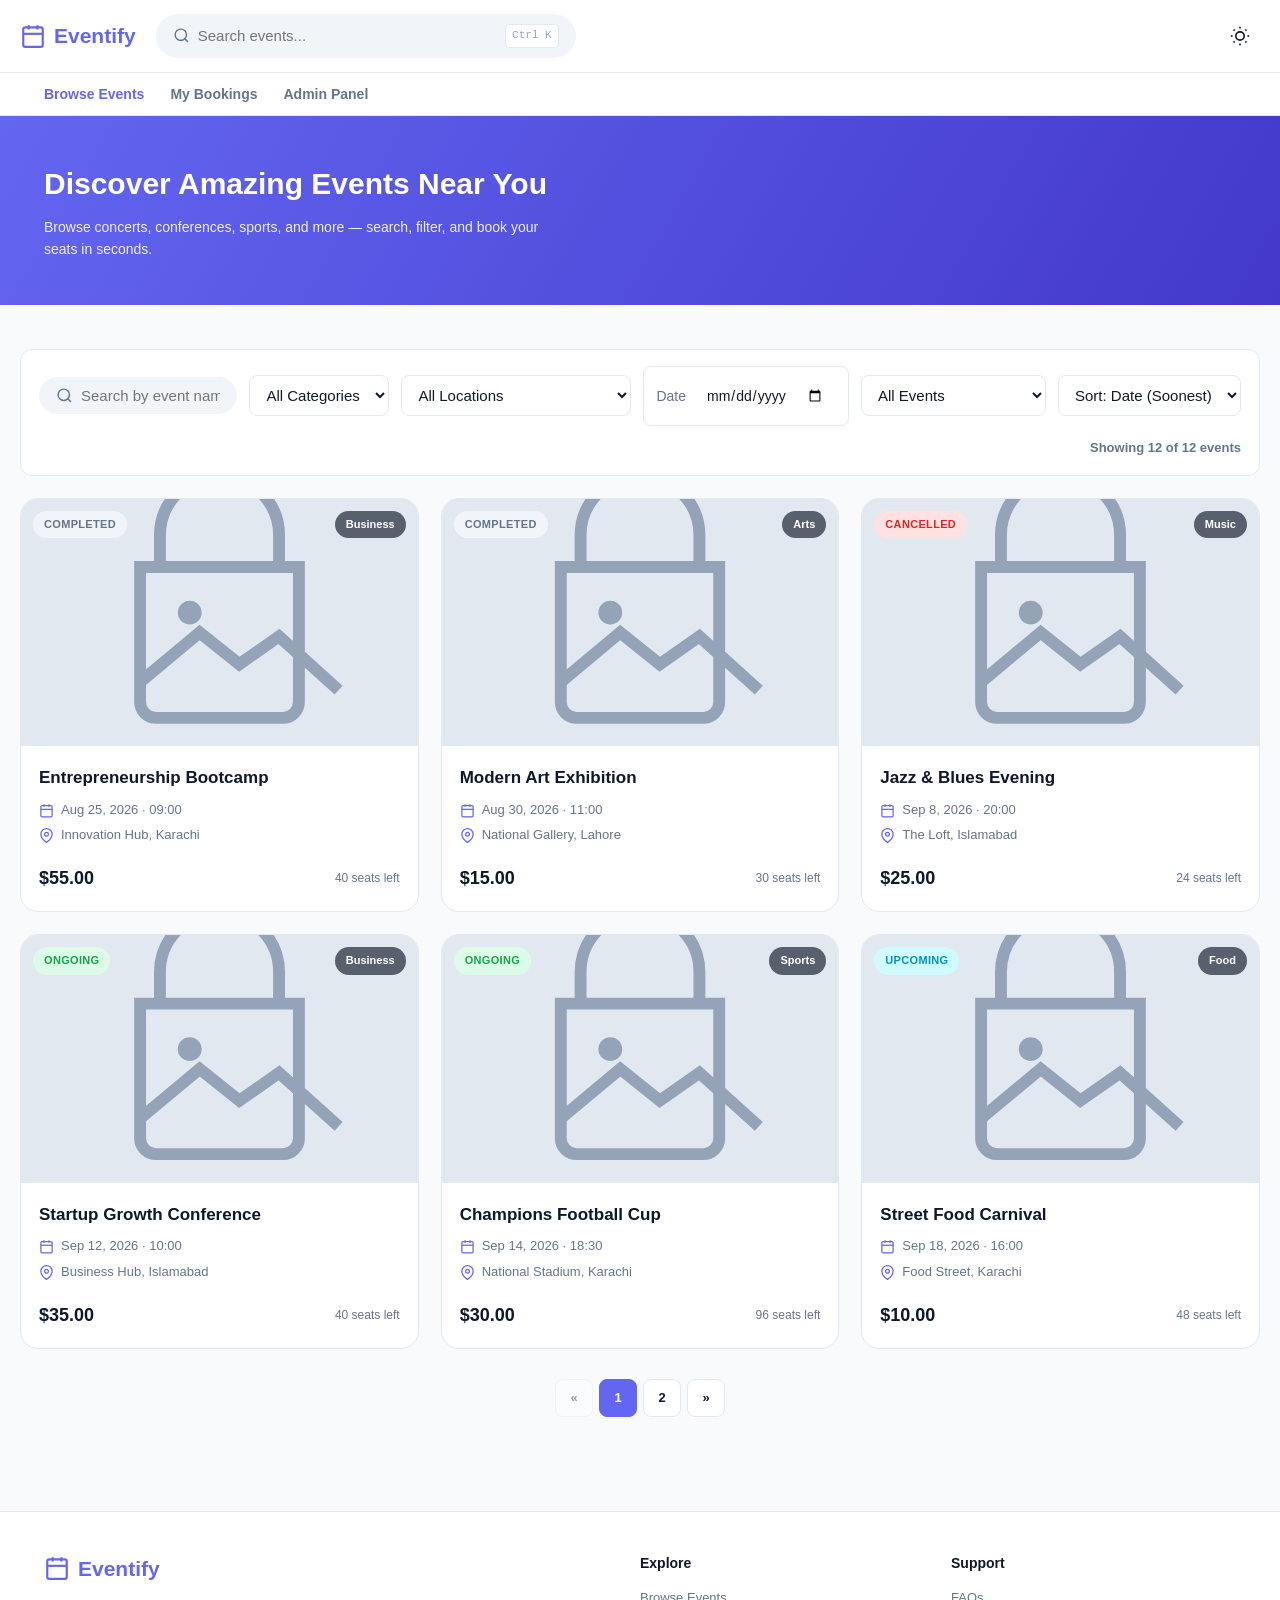
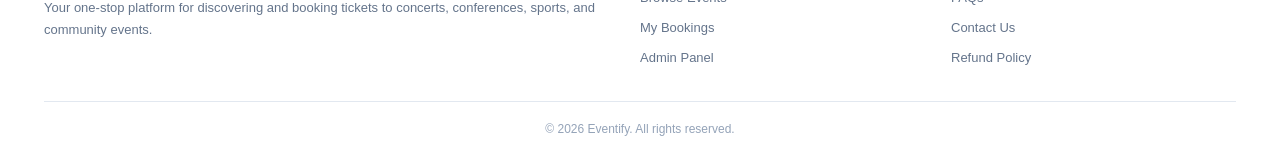
<file: index.html>
<!DOCTYPE html>
<html lang="en">
<head>
<meta charset="UTF-8">
<meta name="viewport" content="width=device-width, initial-scale=1.0, maximum-scale=1.0, user-scalable=no">
<title>Eventify - Discover &amp; Book Amazing Events</title>
<link rel="stylesheet" href="css/style.css">
</head>
<body>

<!-- ===== NAVBAR ===== -->
<header class="navbar">
  <div class="container nav-top">
    <a href="index.html" class="logo">
      <svg viewBox="0 0 24 24" fill="none" stroke="currentColor" stroke-width="2"><rect x="3" y="4" width="18" height="18" rx="2"/><line x1="16" y1="2" x2="16" y2="6"/><line x1="8" y1="2" x2="8" y2="6"/><line x1="3" y1="10" x2="21" y2="10"/></svg>
      Eventify
    </a>

    <div class="nav-search">
      <svg viewBox="0 0 24 24" fill="none" stroke="currentColor" stroke-width="2"><circle cx="11" cy="11" r="8"/><line x1="21" y1="21" x2="16.65" y2="16.65"/></svg>
      <input type="text" id="quickSearchDisplay" placeholder="Search events..." disabled>
      <kbd>Ctrl K</kbd>
    </div>

    <div class="nav-icons">
      <button class="theme-toggle" aria-label="Toggle dark mode">
        <svg class="icon-sun" viewBox="0 0 24 24" fill="none" stroke="currentColor" stroke-width="2"><circle cx="12" cy="12" r="5"/><line x1="12" y1="1" x2="12" y2="3"/><line x1="12" y1="21" x2="12" y2="23"/><line x1="4.22" y1="4.22" x2="5.64" y2="5.64"/><line x1="18.36" y1="18.36" x2="19.78" y2="19.78"/><line x1="1" y1="12" x2="3" y2="12"/><line x1="21" y1="12" x2="23" y2="12"/><line x1="4.22" y1="19.78" x2="5.64" y2="18.36"/><line x1="18.36" y1="5.64" x2="19.78" y2="4.22"/></svg>
        <svg class="icon-moon" viewBox="0 0 24 24" fill="none" stroke="currentColor" stroke-width="2"><path d="M21 12.79A9 9 0 1 1 11.21 3 7 7 0 0 0 21 12.79z"/></svg>
      </button>
      <button id="navMenuToggle" class="nav-menu-toggle" aria-label="Menu">
        <svg viewBox="0 0 24 24" fill="none" stroke="currentColor" stroke-width="2"><line x1="3" y1="12" x2="21" y2="12"/><line x1="3" y1="6" x2="21" y2="6"/><line x1="3" y1="18" x2="21" y2="18"/></svg>
      </button>
    </div>
  </div>

  <div class="nav-bottom">
    <div class="container">
      <nav class="nav-links" id="navLinks">
        <a href="index.html" class="active">Browse Events</a>
        <a href="my-bookings.html">My Bookings</a>
        <a href="admin/dashboard.html">Admin Panel</a>
      </nav>
    </div>
  </div>
</header>

<!-- ===== PAGE BANNER ===== -->
<section class="page-banner">
  <div class="container">
    <h1>Discover Amazing Events Near You</h1>
    <p>Browse concerts, conferences, sports, and more — search, filter, and book your seats in seconds.</p>
  </div>
</section>

<main class="section container">

  <!-- FILTERS -->
  <div class="filters-bar">
    <div class="nav-search" style="max-width:220px; background:var(--surface-2);">
      <svg viewBox="0 0 24 24" fill="none" stroke="currentColor" stroke-width="2"><circle cx="11" cy="11" r="8"/><line x1="21" y1="21" x2="16.65" y2="16.65"/></svg>
      <input type="text" id="searchInput" placeholder="Search by event name...">
    </div>

    <select id="categoryFilter">
      <option value="all">All Categories</option>
    </select>

    <select id="locationFilter">
      <option value="all">All Locations</option>
    </select>

    <label style="display:flex; align-items:center; gap:8px; padding:10px 12px; border:1px solid var(--border); border-radius:8px; background:var(--surface); font-size:14px; color:var(--text-muted); white-space:nowrap;">
      Date
      <input type="date" id="dateFilter" title="Show events on or after this date" style="border:none; background:transparent; outline:none; color:var(--text); flex:1; min-width:0;">
    </label>

    <select id="seatsFilter">
      <option value="all">All Events</option>
      <option value="available">Available Seats Only</option>
    </select>

    <select id="sortFilter">
      <option value="date-asc">Sort: Date (Soonest)</option>
      <option value="price-asc">Price: Low to High</option>
      <option value="price-desc">Price: High to Low</option>
      <option value="name-asc">Name: A-Z</option>
    </select>

    <span class="filters-count" id="filtersCount"></span>
  </div>

  <!-- EVENTS GRID -->
  <div class="events-grid" id="eventsGrid"></div>

  <!-- EMPTY STATE -->
  <div class="empty-state" id="emptyState" style="display:none">
    <svg viewBox="0 0 24 24" fill="none" stroke="currentColor" stroke-width="1.5"><rect x="3" y="4" width="18" height="18" rx="2"/><line x1="16" y1="2" x2="16" y2="6"/><line x1="8" y1="2" x2="8" y2="6"/><line x1="3" y1="10" x2="21" y2="10"/></svg>
    <h3>No events found</h3>
    <p>Try adjusting your search or filters.</p>
  </div>

  <!-- PAGINATION -->
  <div class="pagination" id="pagination"></div>
</main>

<!-- ===== FOOTER ===== -->
<footer class="footer">
  <div class="container">
    <div class="footer-grid">
      <div class="footer-about">
        <a href="index.html" class="logo">
          <svg viewBox="0 0 24 24" fill="none" stroke="currentColor" stroke-width="2"><rect x="3" y="4" width="18" height="18" rx="2"/><line x1="16" y1="2" x2="16" y2="6"/><line x1="8" y1="2" x2="8" y2="6"/><line x1="3" y1="10" x2="21" y2="10"/></svg>
          Eventify
        </a>
        <p>Your one-stop platform for discovering and booking tickets to concerts, conferences, sports, and community events.</p>
      </div>
      <div class="footer-col">
        <h4>Explore</h4>
        <a href="index.html">Browse Events</a>
        <a href="my-bookings.html">My Bookings</a>
        <a href="admin/dashboard.html">Admin Panel</a>
      </div>
      <div class="footer-col">
        <h4>Support</h4>
        <a href="#">FAQs</a>
        <a href="#">Contact Us</a>
        <a href="#">Refund Policy</a>
      </div>
    </div>
    <div class="footer-bottom">&copy; 2026 Eventify. All rights reserved.</div>
  </div>
</footer>

<script src="js/data.js"></script>
<script src="js/ui.js"></script>
<script src="js/theme.js"></script>
<script src="js/events-page.js"></script>
</body>
</html>
</file>
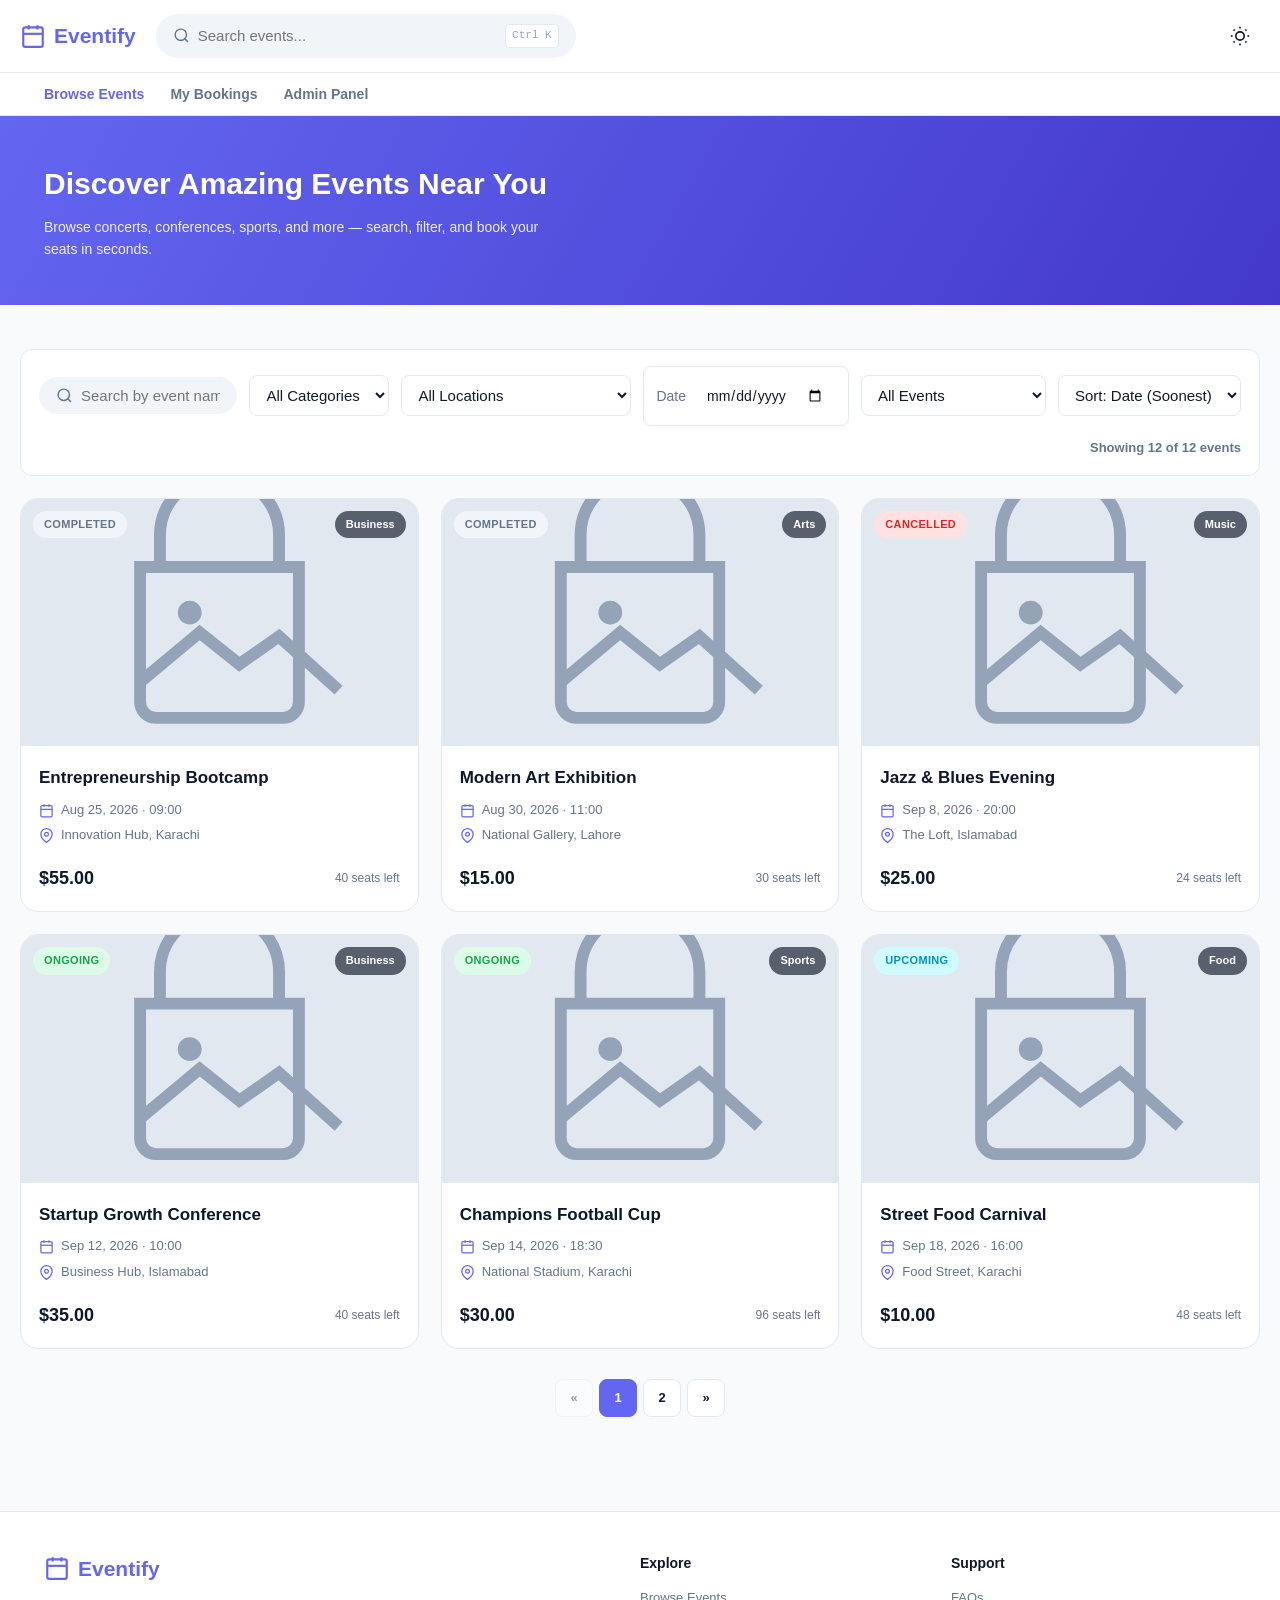
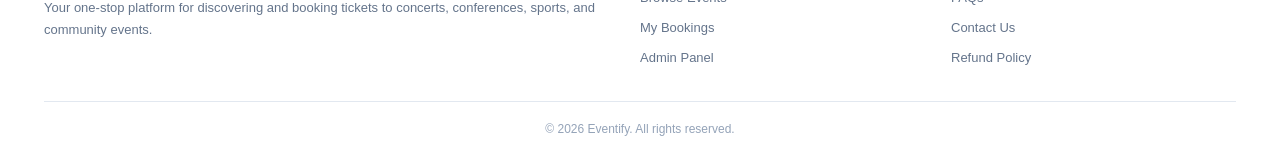
<file: event-details.html>
<!DOCTYPE html>
<html lang="en">
<head>
<meta charset="UTF-8">
<meta name="viewport" content="width=device-width, initial-scale=1.0, maximum-scale=1.0, user-scalable=no">
<title>Event Details | Eventify</title>
<link rel="stylesheet" href="css/style.css">
</head>
<body>

<!-- ===== NAVBAR ===== -->
<header class="navbar">
  <div class="container nav-top">
    <a href="index.html" class="logo">
      <svg viewBox="0 0 24 24" fill="none" stroke="currentColor" stroke-width="2"><rect x="3" y="4" width="18" height="18" rx="2"/><line x1="16" y1="2" x2="16" y2="6"/><line x1="8" y1="2" x2="8" y2="6"/><line x1="3" y1="10" x2="21" y2="10"/></svg>
      Eventify
    </a>
    <div class="nav-search">
      <svg viewBox="0 0 24 24" fill="none" stroke="currentColor" stroke-width="2"><circle cx="11" cy="11" r="8"/><line x1="21" y1="21" x2="16.65" y2="16.65"/></svg>
      <input type="text" placeholder="Search events..." disabled>
      <kbd>Ctrl K</kbd>
    </div>
    <div class="nav-icons">
      <button class="theme-toggle" aria-label="Toggle dark mode">
        <svg class="icon-sun" viewBox="0 0 24 24" fill="none" stroke="currentColor" stroke-width="2"><circle cx="12" cy="12" r="5"/><line x1="12" y1="1" x2="12" y2="3"/><line x1="12" y1="21" x2="12" y2="23"/><line x1="4.22" y1="4.22" x2="5.64" y2="5.64"/><line x1="18.36" y1="18.36" x2="19.78" y2="19.78"/><line x1="1" y1="12" x2="3" y2="12"/><line x1="21" y1="12" x2="23" y2="12"/><line x1="4.22" y1="19.78" x2="5.64" y2="18.36"/><line x1="18.36" y1="5.64" x2="19.78" y2="4.22"/></svg>
        <svg class="icon-moon" viewBox="0 0 24 24" fill="none" stroke="currentColor" stroke-width="2"><path d="M21 12.79A9 9 0 1 1 11.21 3 7 7 0 0 0 21 12.79z"/></svg>
      </button>
      <button id="navMenuToggle" class="nav-menu-toggle" aria-label="Menu">
        <svg viewBox="0 0 24 24" fill="none" stroke="currentColor" stroke-width="2"><line x1="3" y1="12" x2="21" y2="12"/><line x1="3" y1="6" x2="21" y2="6"/><line x1="3" y1="18" x2="21" y2="18"/></svg>
      </button>
    </div>
  </div>
  <div class="nav-bottom">
    <div class="container">
      <nav class="nav-links" id="navLinks">
        <a href="index.html">Browse Events</a>
        <a href="my-bookings.html">My Bookings</a>
        <a href="admin/dashboard.html">Admin Panel</a>
      </nav>
    </div>
  </div>
</header>

<main class="section container">
  <div class="breadcrumb"><a href="index.html">Home</a> / <span id="breadcrumbName">Event</span></div>

  <!-- EVENT DETAILS -->
  <div class="details-grid" style="display:grid; grid-template-columns:1fr 1fr; gap:32px; margin-bottom:36px;" id="detailsLayout">
    <div class="card" style="overflow:hidden; aspect-ratio:4/3;">
      <img id="eventImage" src="" alt="" onerror="handleImgError(this)" style="width:100%; height:100%; object-fit:cover; display:block;">
    </div>
    <div>
      <span class="badge" id="eventStatusBadge"></span>
      <h1 id="eventName" style="font-size:26px; font-weight:800; margin:12px 0 8px;"></h1>
      <div class="event-meta" id="eventMetaInfo" style="margin-bottom:18px; font-size:14px;"></div>
      <div style="font-size:30px; font-weight:800; margin-bottom:16px;" id="eventPriceDisplay"></div>
      <p id="eventDescription" style="color:var(--text-muted); line-height:1.8; margin-bottom:20px;"></p>
      <div id="eventSeatsInfo" style="font-weight:700; margin-bottom:22px; font-size:14px;"></div>
      <button class="btn btn-primary btn-block" id="bookNowBtn" type="button">Book Tickets</button>
    </div>
  </div>

  <!-- BOOKING SECTION (hidden until "Book Tickets" clicked) -->
  <section id="bookingSection" style="display:none;">
    <div class="countdown-banner" id="countdownBanner">
      <svg viewBox="0 0 24 24" fill="none" stroke="currentColor" stroke-width="2"><circle cx="12" cy="12" r="10"/><polyline points="12 6 12 12 16 14"/></svg>
      Booking expires in: <span class="countdown-time" id="countdownTime">10:00</span>
    </div>

    <div class="booking-grid" style="display:grid; grid-template-columns:1.3fr 1fr; gap:28px; align-items:start;">
      <div class="panel">
        <div class="panel-header"><h3>Select Your Seats</h3></div>
        <div class="screen-label">Stage / Screen this way</div>
        <div class="screen-bar"></div>
        <div class="seat-map-wrap">
          <div class="seat-map" id="seatMap"></div>
        </div>
        <div class="seat-legend">
          <div><span class="swatch"></span> Available</div>
          <div><span class="swatch selected"></span> Selected</div>
          <div><span class="swatch booked"></span> Booked</div>
        </div>
      </div>

      <div class="panel">
        <div class="panel-header"><h3>Your Details</h3></div>
        <form id="bookingForm" novalidate>
          <div class="form-field" id="fieldName">
            <label for="custName">Full Name</label>
            <input type="text" id="custName">
            <span class="field-error"></span>
          </div>
          <div class="form-field" id="fieldEmail">
            <label for="custEmail">Email Address</label>
            <input type="email" id="custEmail">
            <span class="field-error"></span>
          </div>
          <div class="form-field" id="fieldPhone">
            <label for="custPhone">Phone Number</label>
            <input type="tel" id="custPhone">
            <span class="field-error"></span>
          </div>
          <div class="form-field">
            <label>Number of Tickets</label>
            <input type="text" id="ticketCountDisplay" value="0 seats selected" disabled>
          </div>
          <div class="form-field" id="fieldSeats" style="min-height:0;">
            <span class="field-error"></span>
          </div>

          <div class="booking-summary-row"><span>Subtotal</span><span id="subtotalDisplay">$0.00</span></div>
          <div class="booking-summary-row"><span>Discount</span><span id="discountDisplay">-$0.00</span></div>
          <div class="booking-summary-row"><span>Tax (5%)</span><span id="taxDisplay">$0.00</span></div>
          <div class="booking-summary-row total"><span>Total</span><span id="totalDisplay">$0.00</span></div>

          <button type="submit" class="btn btn-primary btn-block" id="confirmBookingBtn" style="margin-top:16px;" disabled>Confirm Booking</button>
        </form>
      </div>
    </div>
  </section>

  <!-- RELATED EVENTS -->
  <section style="margin-top:40px;" id="relatedSection">
    <div class="section-head">
      <div><h2 class="section-title">More Events Like This</h2></div>
    </div>
    <div class="events-grid" id="relatedEvents"></div>
  </section>
</main>

<!-- ===== FOOTER ===== -->
<footer class="footer">
  <div class="container">
    <div class="footer-grid">
      <div class="footer-about">
        <a href="index.html" class="logo">
          <svg viewBox="0 0 24 24" fill="none" stroke="currentColor" stroke-width="2"><rect x="3" y="4" width="18" height="18" rx="2"/><line x1="16" y1="2" x2="16" y2="6"/><line x1="8" y1="2" x2="8" y2="6"/><line x1="3" y1="10" x2="21" y2="10"/></svg>
          Eventify
        </a>
        <p>Your one-stop platform for discovering and booking tickets to concerts, conferences, sports, and community events.</p>
      </div>
      <div class="footer-col">
        <h4>Explore</h4>
        <a href="index.html">Browse Events</a>
        <a href="my-bookings.html">My Bookings</a>
        <a href="admin/dashboard.html">Admin Panel</a>
      </div>
      <div class="footer-col">
        <h4>Support</h4>
        <a href="#">FAQs</a>
        <a href="#">Contact Us</a>
        <a href="#">Refund Policy</a>
      </div>
    </div>
    <div class="footer-bottom">&copy; 2026 Eventify. All rights reserved.</div>
  </div>
</footer>

<script src="js/data.js"></script>
<script src="js/ui.js"></script>
<script src="js/theme.js"></script>
<script src="js/event-details-page.js"></script>
</body>
</html>
</file>
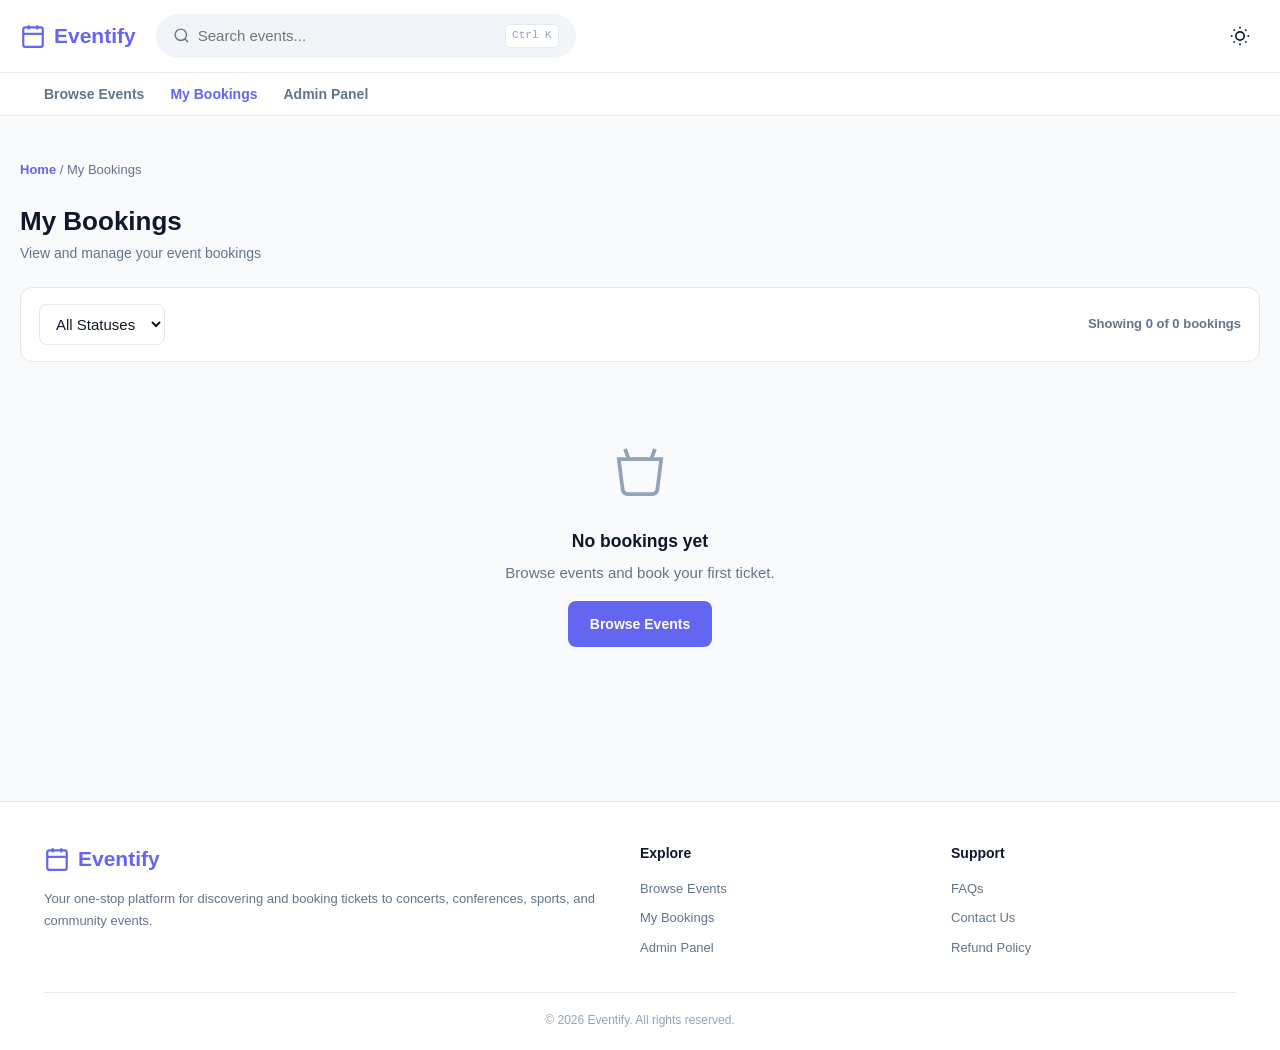
<file: my-bookings.html>
<!DOCTYPE html>
<html lang="en">
<head>
<meta charset="UTF-8">
<meta name="viewport" content="width=device-width, initial-scale=1.0, maximum-scale=1.0, user-scalable=no">
<title>My Bookings | Eventify</title>
<link rel="stylesheet" href="css/style.css">
</head>
<body>

<!-- ===== NAVBAR ===== -->
<header class="navbar">
  <div class="container nav-top">
    <a href="index.html" class="logo">
      <svg viewBox="0 0 24 24" fill="none" stroke="currentColor" stroke-width="2"><rect x="3" y="4" width="18" height="18" rx="2"/><line x1="16" y1="2" x2="16" y2="6"/><line x1="8" y1="2" x2="8" y2="6"/><line x1="3" y1="10" x2="21" y2="10"/></svg>
      Eventify
    </a>
    <div class="nav-search">
      <svg viewBox="0 0 24 24" fill="none" stroke="currentColor" stroke-width="2"><circle cx="11" cy="11" r="8"/><line x1="21" y1="21" x2="16.65" y2="16.65"/></svg>
      <input type="text" placeholder="Search events..." disabled>
      <kbd>Ctrl K</kbd>
    </div>
    <div class="nav-icons">
      <button class="theme-toggle" aria-label="Toggle dark mode">
        <svg class="icon-sun" viewBox="0 0 24 24" fill="none" stroke="currentColor" stroke-width="2"><circle cx="12" cy="12" r="5"/><line x1="12" y1="1" x2="12" y2="3"/><line x1="12" y1="21" x2="12" y2="23"/><line x1="4.22" y1="4.22" x2="5.64" y2="5.64"/><line x1="18.36" y1="18.36" x2="19.78" y2="19.78"/><line x1="1" y1="12" x2="3" y2="12"/><line x1="21" y1="12" x2="23" y2="12"/><line x1="4.22" y1="19.78" x2="5.64" y2="18.36"/><line x1="18.36" y1="5.64" x2="19.78" y2="4.22"/></svg>
        <svg class="icon-moon" viewBox="0 0 24 24" fill="none" stroke="currentColor" stroke-width="2"><path d="M21 12.79A9 9 0 1 1 11.21 3 7 7 0 0 0 21 12.79z"/></svg>
      </button>
      <button id="navMenuToggle" class="nav-menu-toggle" aria-label="Menu">
        <svg viewBox="0 0 24 24" fill="none" stroke="currentColor" stroke-width="2"><line x1="3" y1="12" x2="21" y2="12"/><line x1="3" y1="6" x2="21" y2="6"/><line x1="3" y1="18" x2="21" y2="18"/></svg>
      </button>
    </div>
  </div>
  <div class="nav-bottom">
    <div class="container">
      <nav class="nav-links" id="navLinks">
        <a href="index.html">Browse Events</a>
        <a href="my-bookings.html" class="active">My Bookings</a>
        <a href="admin/dashboard.html">Admin Panel</a>
      </nav>
    </div>
  </div>
</header>

<main class="section container">
  <div class="breadcrumb"><a href="index.html">Home</a> / My Bookings</div>

  <div class="section-head">
    <div>
      <h1 class="section-title">My Bookings</h1>
      <p class="section-subtitle" style="margin-bottom:0">View and manage your event bookings</p>
    </div>
  </div>

  <div class="filters-bar">
    <select id="statusFilter">
      <option value="all">All Statuses</option>
      <option value="Confirmed">Confirmed</option>
      <option value="Pending">Pending</option>
      <option value="Completed">Completed</option>
      <option value="Cancelled">Cancelled</option>
    </select>
    <span class="filters-count" id="filtersCount"></span>
  </div>

  <div id="bookingsList"></div>

  <div class="empty-state" id="emptyState" style="display:none">
    <svg viewBox="0 0 24 24" fill="none" stroke="currentColor" stroke-width="1.5"><path d="M6 2l1.5 4h9L18 2"/><path d="M3.5 6h17l-1.6 12.5a2 2 0 0 1-2 1.5H7.1a2 2 0 0 1-2-1.5L3.5 6z"/></svg>
    <h3>No bookings yet</h3>
    <p>Browse events and book your first ticket.</p>
    <a href="index.html" class="btn btn-primary" style="margin-top:16px;">Browse Events</a>
  </div>
</main>

<!-- ===== FOOTER ===== -->
<footer class="footer">
  <div class="container">
    <div class="footer-grid">
      <div class="footer-about">
        <a href="index.html" class="logo">
          <svg viewBox="0 0 24 24" fill="none" stroke="currentColor" stroke-width="2"><rect x="3" y="4" width="18" height="18" rx="2"/><line x1="16" y1="2" x2="16" y2="6"/><line x1="8" y1="2" x2="8" y2="6"/><line x1="3" y1="10" x2="21" y2="10"/></svg>
          Eventify
        </a>
        <p>Your one-stop platform for discovering and booking tickets to concerts, conferences, sports, and community events.</p>
      </div>
      <div class="footer-col">
        <h4>Explore</h4>
        <a href="index.html">Browse Events</a>
        <a href="my-bookings.html">My Bookings</a>
        <a href="admin/dashboard.html">Admin Panel</a>
      </div>
      <div class="footer-col">
        <h4>Support</h4>
        <a href="#">FAQs</a>
        <a href="#">Contact Us</a>
        <a href="#">Refund Policy</a>
      </div>
    </div>
    <div class="footer-bottom">&copy; 2026 Eventify. All rights reserved.</div>
  </div>
</footer>

<script src="js/data.js"></script>
<script src="js/ui.js"></script>
<script src="js/theme.js"></script>
<script src="js/my-bookings-page.js"></script>
</body>
</html>
</file>
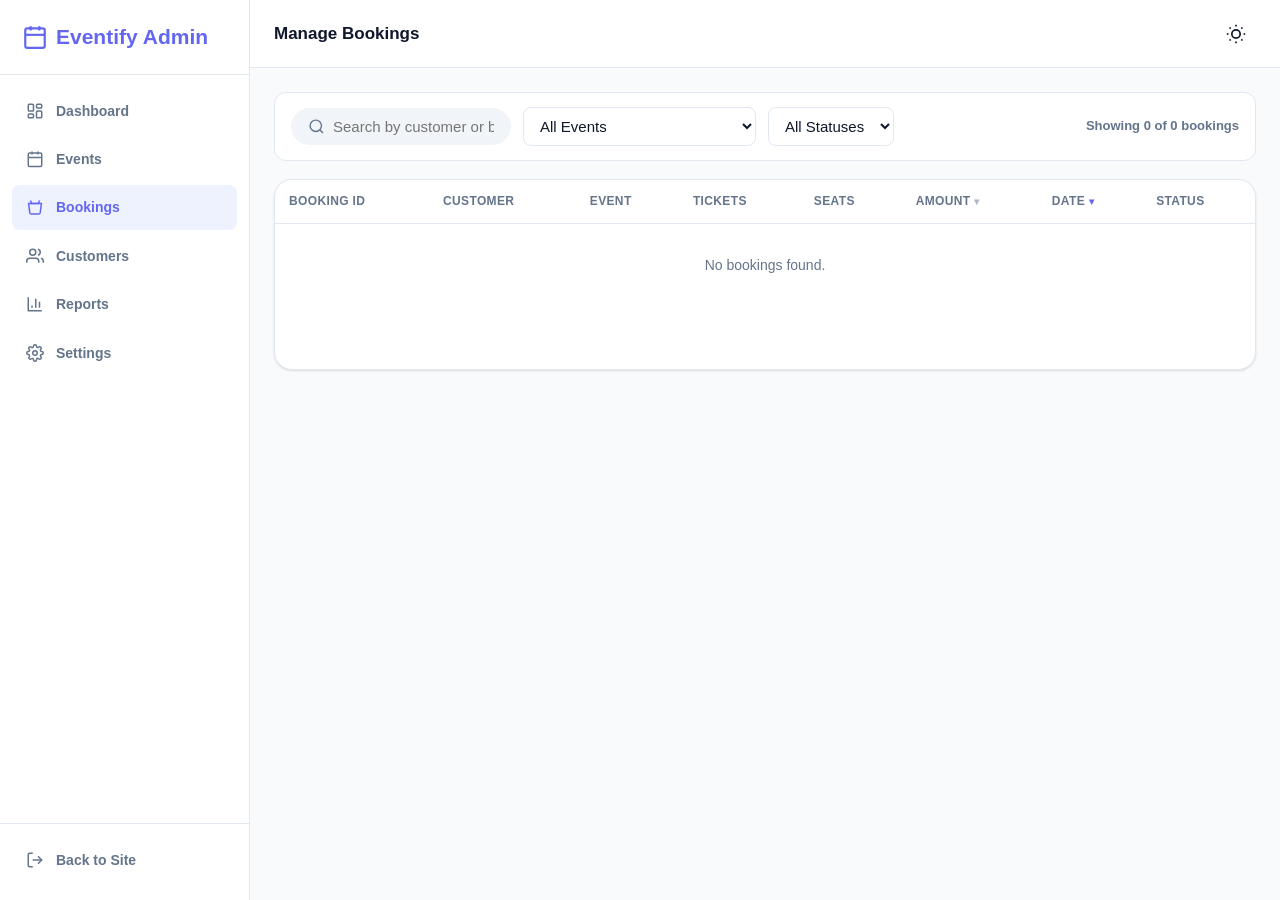
<file: admin/bookings.html>
<!DOCTYPE html>
<html lang="en">
<head>
<meta charset="UTF-8">
<meta name="viewport" content="width=device-width, initial-scale=1.0, maximum-scale=1.0, user-scalable=no">
<title>Manage Bookings | Eventify Admin</title>
<link rel="stylesheet" href="../css/style.css">
<link rel="stylesheet" href="../css/admin.css">
</head>
<body class="admin-body">

<div class="admin-layout">
  <aside class="admin-sidebar" id="adminSidebar">
    <div class="logo">
      <svg viewBox="0 0 24 24" fill="none" stroke="currentColor" stroke-width="2"><rect x="3" y="4" width="18" height="18" rx="2"/><line x1="16" y1="2" x2="16" y2="6"/><line x1="8" y1="2" x2="8" y2="6"/><line x1="3" y1="10" x2="21" y2="10"/></svg>
      Eventify Admin
    </div>
    <nav class="admin-nav">
      <a href="dashboard.html" class="admin-nav-link">
        <svg viewBox="0 0 24 24" fill="none" stroke="currentColor" stroke-width="2"><rect x="3" y="3" width="7" height="9" rx="1.5"/><rect x="14" y="3" width="7" height="5" rx="1.5"/><rect x="14" y="12" width="7" height="9" rx="1.5"/><rect x="3" y="16" width="7" height="5" rx="1.5"/></svg>
        Dashboard
      </a>
      <a href="events.html" class="admin-nav-link">
        <svg viewBox="0 0 24 24" fill="none" stroke="currentColor" stroke-width="2"><rect x="3" y="4" width="18" height="18" rx="2"/><line x1="16" y1="2" x2="16" y2="6"/><line x1="8" y1="2" x2="8" y2="6"/><line x1="3" y1="10" x2="21" y2="10"/></svg>
        Events
      </a>
      <a href="bookings.html" class="admin-nav-link active">
        <svg viewBox="0 0 24 24" fill="none" stroke="currentColor" stroke-width="2"><path d="M6 2l1.5 4h9L18 2"/><path d="M3.5 6h17l-1.6 12.5a2 2 0 0 1-2 1.5H7.1a2 2 0 0 1-2-1.5L3.5 6z"/></svg>
        Bookings
      </a>
      <a href="customers.html" class="admin-nav-link">
        <svg viewBox="0 0 24 24" fill="none" stroke="currentColor" stroke-width="2"><path d="M17 21v-2a4 4 0 0 0-4-4H5a4 4 0 0 0-4 4v2"/><circle cx="9" cy="7" r="4"/><path d="M23 21v-2a4 4 0 0 0-3-3.87"/><path d="M16 3.13a4 4 0 0 1 0 7.75"/></svg>
        Customers
      </a>
      <a href="reports.html" class="admin-nav-link">
        <svg viewBox="0 0 24 24" fill="none" stroke="currentColor" stroke-width="2"><path d="M3 3v18h18"/><path d="M18 17V9M13 17V5M8 17v-3"/></svg>
        Reports
      </a>
      <a href="settings.html" class="admin-nav-link">
        <svg viewBox="0 0 24 24" fill="none" stroke="currentColor" stroke-width="2"><circle cx="12" cy="12" r="3"/><path d="M19.4 15a1.65 1.65 0 0 0 .33 1.82l.06.06a2 2 0 1 1-2.83 2.83l-.06-.06a1.65 1.65 0 0 0-1.82-.33 1.65 1.65 0 0 0-1 1.51V21a2 2 0 0 1-4 0v-.09A1.65 1.65 0 0 0 9 19.4a1.65 1.65 0 0 0-1.82.33l-.06.06a2 2 0 1 1-2.83-2.83l.06-.06A1.65 1.65 0 0 0 4.6 15a1.65 1.65 0 0 0-1.51-1H3a2 2 0 0 1 0-4h.09A1.65 1.65 0 0 0 4.6 9a1.65 1.65 0 0 0-.33-1.82l-.06-.06a2 2 0 1 1 2.83-2.83l.06.06A1.65 1.65 0 0 0 9 4.6a1.65 1.65 0 0 0 1-1.51V3a2 2 0 0 1 4 0v.09a1.65 1.65 0 0 0 1 1.51 1.65 1.65 0 0 0 1.82-.33l.06-.06a2 2 0 1 1 2.83 2.83l-.06.06A1.65 1.65 0 0 0 19.4 9a1.65 1.65 0 0 0 1.51 1H21a2 2 0 0 1 0 4h-.09a1.65 1.65 0 0 0-1.51 1z"/></svg>
        Settings
      </a>
    </nav>
    <div class="admin-sidebar-footer">
      <a href="../index.html" class="admin-nav-link">
        <svg viewBox="0 0 24 24" fill="none" stroke="currentColor" stroke-width="2"><path d="M9 21H5a2 2 0 0 1-2-2V5a2 2 0 0 1 2-2h4"/><polyline points="16 17 21 12 16 7"/><line x1="21" y1="12" x2="9" y2="12"/></svg>
        Back to Site
      </a>
    </div>
  </aside>

  <div class="admin-overlay" id="adminOverlay"></div>

  <div class="admin-main">
    <header class="admin-topbar">
      <button class="admin-hamburger" id="adminHamburger" aria-label="Menu" type="button">
        <svg viewBox="0 0 24 24" fill="none" stroke="currentColor" stroke-width="2"><line x1="3" y1="12" x2="21" y2="12"/><line x1="3" y1="6" x2="21" y2="6"/><line x1="3" y1="18" x2="21" y2="18"/></svg>
      </button>
      <div class="admin-topbar-title">Manage Bookings</div>
      <div class="admin-topbar-right">
        <button class="theme-toggle" aria-label="Toggle dark mode">
          <svg class="icon-sun" viewBox="0 0 24 24" fill="none" stroke="currentColor" stroke-width="2"><circle cx="12" cy="12" r="5"/><line x1="12" y1="1" x2="12" y2="3"/><line x1="12" y1="21" x2="12" y2="23"/><line x1="4.22" y1="4.22" x2="5.64" y2="5.64"/><line x1="18.36" y1="18.36" x2="19.78" y2="19.78"/><line x1="1" y1="12" x2="3" y2="12"/><line x1="21" y1="12" x2="23" y2="12"/><line x1="4.22" y1="19.78" x2="5.64" y2="18.36"/><line x1="18.36" y1="5.64" x2="19.78" y2="4.22"/></svg>
          <svg class="icon-moon" viewBox="0 0 24 24" fill="none" stroke="currentColor" stroke-width="2"><path d="M21 12.79A9 9 0 1 1 11.21 3 7 7 0 0 0 21 12.79z"/></svg>
        </button>
      </div>
    </header>

    <div class="admin-content">
      <div class="admin-toolbar">
        <div class="nav-search" style="max-width:220px; background:var(--surface-2);">
          <svg viewBox="0 0 24 24" fill="none" stroke="currentColor" stroke-width="2"><circle cx="11" cy="11" r="8"/><line x1="21" y1="21" x2="16.65" y2="16.65"/></svg>
          <input type="text" id="searchInput" placeholder="Search by customer or booking ID...">
        </div>
        <select id="eventFilter"><option value="all">All Events</option></select>
        <select id="statusFilter">
          <option value="all">All Statuses</option>
          <option value="Pending">Pending</option>
          <option value="Confirmed">Confirmed</option>
          <option value="Completed">Completed</option>
          <option value="Cancelled">Cancelled</option>
        </select>
        <span class="filters-count" id="filtersCount" style="margin-left:auto;"></span>
      </div>

      <div class="card">
        <div class="table-wrap">
          <table>
            <thead>
              <tr>
                <th>Booking ID</th>
                <th>Customer</th>
                <th>Event</th>
                <th>Tickets</th>
                <th>Seats</th>
                <th data-sort="totalAmount">Amount<span class="sort-arrow">&#9662;</span></th>
                <th data-sort="bookingDate">Date<span class="sort-arrow">&#9662;</span></th>
                <th>Status</th>
              </tr>
            </thead>
            <tbody id="bookingsTableBody"></tbody>
          </table>
        </div>
        <div class="pagination" id="pagination" style="padding:16px;"></div>
      </div>
    </div>
  </div>
</div>

<script src="../js/data.js"></script>
<script src="../js/ui.js"></script>
<script src="../js/theme.js"></script>
<script src="../js/admin-bookings-page.js"></script>
</body>
</html>
</file>
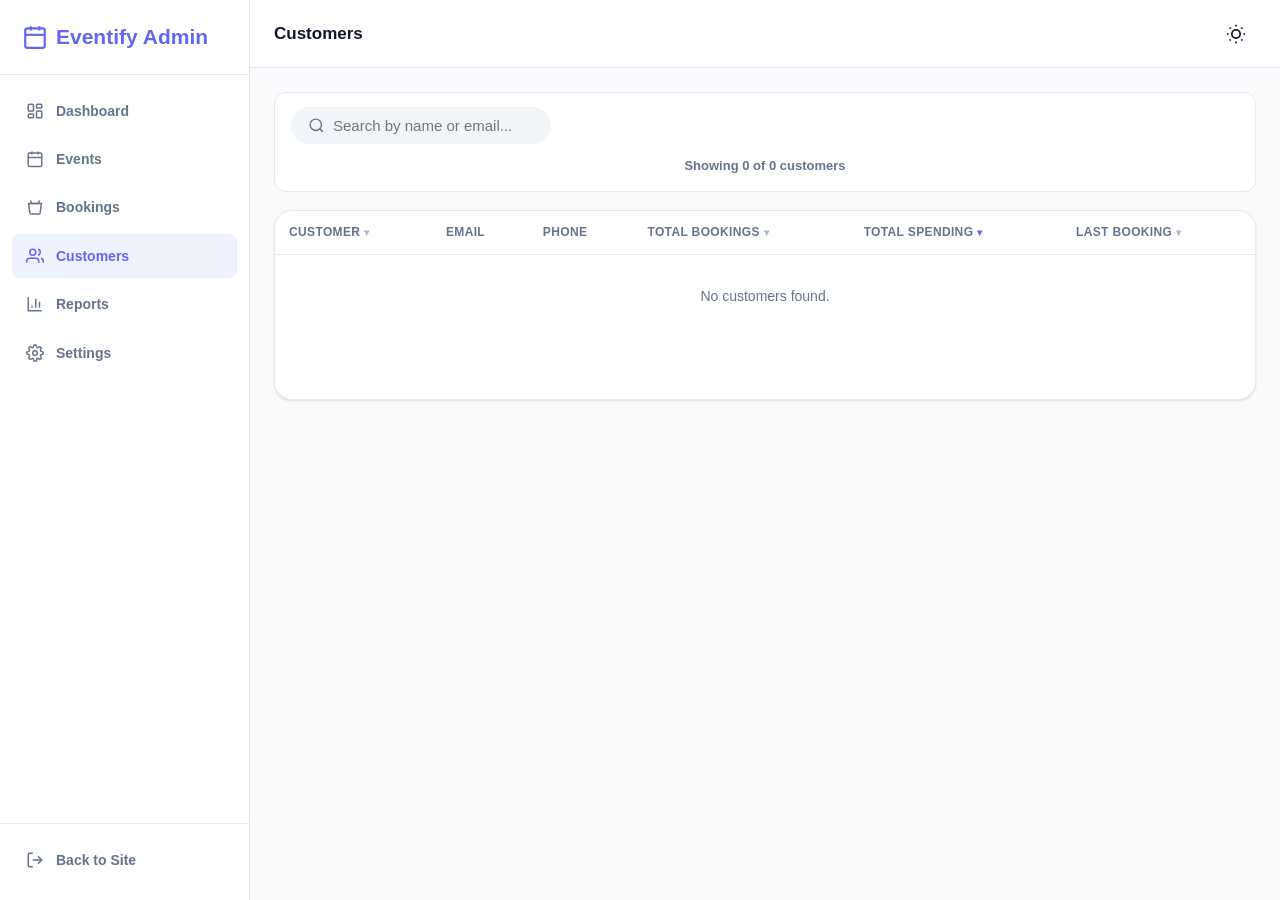
<file: admin/customers.html>
<!DOCTYPE html>
<html lang="en">
<head>
<meta charset="UTF-8">
<meta name="viewport" content="width=device-width, initial-scale=1.0, maximum-scale=1.0, user-scalable=no">
<title>Customers | Eventify Admin</title>
<link rel="stylesheet" href="../css/style.css">
<link rel="stylesheet" href="../css/admin.css">
</head>
<body class="admin-body">

<div class="admin-layout">
  <aside class="admin-sidebar" id="adminSidebar">
    <div class="logo">
      <svg viewBox="0 0 24 24" fill="none" stroke="currentColor" stroke-width="2"><rect x="3" y="4" width="18" height="18" rx="2"/><line x1="16" y1="2" x2="16" y2="6"/><line x1="8" y1="2" x2="8" y2="6"/><line x1="3" y1="10" x2="21" y2="10"/></svg>
      Eventify Admin
    </div>
    <nav class="admin-nav">
      <a href="dashboard.html" class="admin-nav-link">
        <svg viewBox="0 0 24 24" fill="none" stroke="currentColor" stroke-width="2"><rect x="3" y="3" width="7" height="9" rx="1.5"/><rect x="14" y="3" width="7" height="5" rx="1.5"/><rect x="14" y="12" width="7" height="9" rx="1.5"/><rect x="3" y="16" width="7" height="5" rx="1.5"/></svg>
        Dashboard
      </a>
      <a href="events.html" class="admin-nav-link">
        <svg viewBox="0 0 24 24" fill="none" stroke="currentColor" stroke-width="2"><rect x="3" y="4" width="18" height="18" rx="2"/><line x1="16" y1="2" x2="16" y2="6"/><line x1="8" y1="2" x2="8" y2="6"/><line x1="3" y1="10" x2="21" y2="10"/></svg>
        Events
      </a>
      <a href="bookings.html" class="admin-nav-link">
        <svg viewBox="0 0 24 24" fill="none" stroke="currentColor" stroke-width="2"><path d="M6 2l1.5 4h9L18 2"/><path d="M3.5 6h17l-1.6 12.5a2 2 0 0 1-2 1.5H7.1a2 2 0 0 1-2-1.5L3.5 6z"/></svg>
        Bookings
      </a>
      <a href="customers.html" class="admin-nav-link active">
        <svg viewBox="0 0 24 24" fill="none" stroke="currentColor" stroke-width="2"><path d="M17 21v-2a4 4 0 0 0-4-4H5a4 4 0 0 0-4 4v2"/><circle cx="9" cy="7" r="4"/><path d="M23 21v-2a4 4 0 0 0-3-3.87"/><path d="M16 3.13a4 4 0 0 1 0 7.75"/></svg>
        Customers
      </a>
      <a href="reports.html" class="admin-nav-link">
        <svg viewBox="0 0 24 24" fill="none" stroke="currentColor" stroke-width="2"><path d="M3 3v18h18"/><path d="M18 17V9M13 17V5M8 17v-3"/></svg>
        Reports
      </a>
      <a href="settings.html" class="admin-nav-link">
        <svg viewBox="0 0 24 24" fill="none" stroke="currentColor" stroke-width="2"><circle cx="12" cy="12" r="3"/><path d="M19.4 15a1.65 1.65 0 0 0 .33 1.82l.06.06a2 2 0 1 1-2.83 2.83l-.06-.06a1.65 1.65 0 0 0-1.82-.33 1.65 1.65 0 0 0-1 1.51V21a2 2 0 0 1-4 0v-.09A1.65 1.65 0 0 0 9 19.4a1.65 1.65 0 0 0-1.82.33l-.06.06a2 2 0 1 1-2.83-2.83l.06-.06A1.65 1.65 0 0 0 4.6 15a1.65 1.65 0 0 0-1.51-1H3a2 2 0 0 1 0-4h.09A1.65 1.65 0 0 0 4.6 9a1.65 1.65 0 0 0-.33-1.82l-.06-.06a2 2 0 1 1 2.83-2.83l.06.06A1.65 1.65 0 0 0 9 4.6a1.65 1.65 0 0 0 1-1.51V3a2 2 0 0 1 4 0v.09a1.65 1.65 0 0 0 1 1.51 1.65 1.65 0 0 0 1.82-.33l.06-.06a2 2 0 1 1 2.83 2.83l-.06.06A1.65 1.65 0 0 0 19.4 9a1.65 1.65 0 0 0 1.51 1H21a2 2 0 0 1 0 4h-.09a1.65 1.65 0 0 0-1.51 1z"/></svg>
        Settings
      </a>
    </nav>
    <div class="admin-sidebar-footer">
      <a href="../index.html" class="admin-nav-link">
        <svg viewBox="0 0 24 24" fill="none" stroke="currentColor" stroke-width="2"><path d="M9 21H5a2 2 0 0 1-2-2V5a2 2 0 0 1 2-2h4"/><polyline points="16 17 21 12 16 7"/><line x1="21" y1="12" x2="9" y2="12"/></svg>
        Back to Site
      </a>
    </div>
  </aside>

  <div class="admin-overlay" id="adminOverlay"></div>

  <div class="admin-main">
    <header class="admin-topbar">
      <button class="admin-hamburger" id="adminHamburger" aria-label="Menu" type="button">
        <svg viewBox="0 0 24 24" fill="none" stroke="currentColor" stroke-width="2"><line x1="3" y1="12" x2="21" y2="12"/><line x1="3" y1="6" x2="21" y2="6"/><line x1="3" y1="18" x2="21" y2="18"/></svg>
      </button>
      <div class="admin-topbar-title">Customers</div>
      <div class="admin-topbar-right">
        <button class="theme-toggle" aria-label="Toggle dark mode">
          <svg class="icon-sun" viewBox="0 0 24 24" fill="none" stroke="currentColor" stroke-width="2"><circle cx="12" cy="12" r="5"/><line x1="12" y1="1" x2="12" y2="3"/><line x1="12" y1="21" x2="12" y2="23"/><line x1="4.22" y1="4.22" x2="5.64" y2="5.64"/><line x1="18.36" y1="18.36" x2="19.78" y2="19.78"/><line x1="1" y1="12" x2="3" y2="12"/><line x1="21" y1="12" x2="23" y2="12"/><line x1="4.22" y1="19.78" x2="5.64" y2="18.36"/><line x1="18.36" y1="5.64" x2="19.78" y2="4.22"/></svg>
          <svg class="icon-moon" viewBox="0 0 24 24" fill="none" stroke="currentColor" stroke-width="2"><path d="M21 12.79A9 9 0 1 1 11.21 3 7 7 0 0 0 21 12.79z"/></svg>
        </button>
      </div>
    </header>

    <div class="admin-content">
      <div class="admin-toolbar">
        <div class="nav-search" style="max-width:260px; background:var(--surface-2);">
          <svg viewBox="0 0 24 24" fill="none" stroke="currentColor" stroke-width="2"><circle cx="11" cy="11" r="8"/><line x1="21" y1="21" x2="16.65" y2="16.65"/></svg>
          <input type="text" id="searchInput" placeholder="Search by name or email...">
        </div>
        <span class="filters-count" id="filtersCount" style="margin-left:0; width:100%; text-align:center;"></span>
      </div>

      <div class="card">
        <div class="table-wrap">
          <table>
            <thead>
              <tr>
                <th data-sort="name">Customer<span class="sort-arrow">&#9662;</span></th>
                <th>Email</th>
                <th>Phone</th>
                <th data-sort="totalBookings">Total Bookings<span class="sort-arrow">&#9662;</span></th>
                <th data-sort="totalSpending">Total Spending<span class="sort-arrow">&#9662;</span></th>
                <th data-sort="lastBooking">Last Booking<span class="sort-arrow">&#9662;</span></th>
              </tr>
            </thead>
            <tbody id="customersTableBody"></tbody>
          </table>
        </div>
        <div class="pagination" id="pagination" style="padding:16px;"></div>
      </div>
    </div>
  </div>
</div>

<script src="../js/data.js"></script>
<script src="../js/ui.js"></script>
<script src="../js/theme.js"></script>
<script src="../js/admin-customers-page.js"></script>
</body>
</html>
</file>
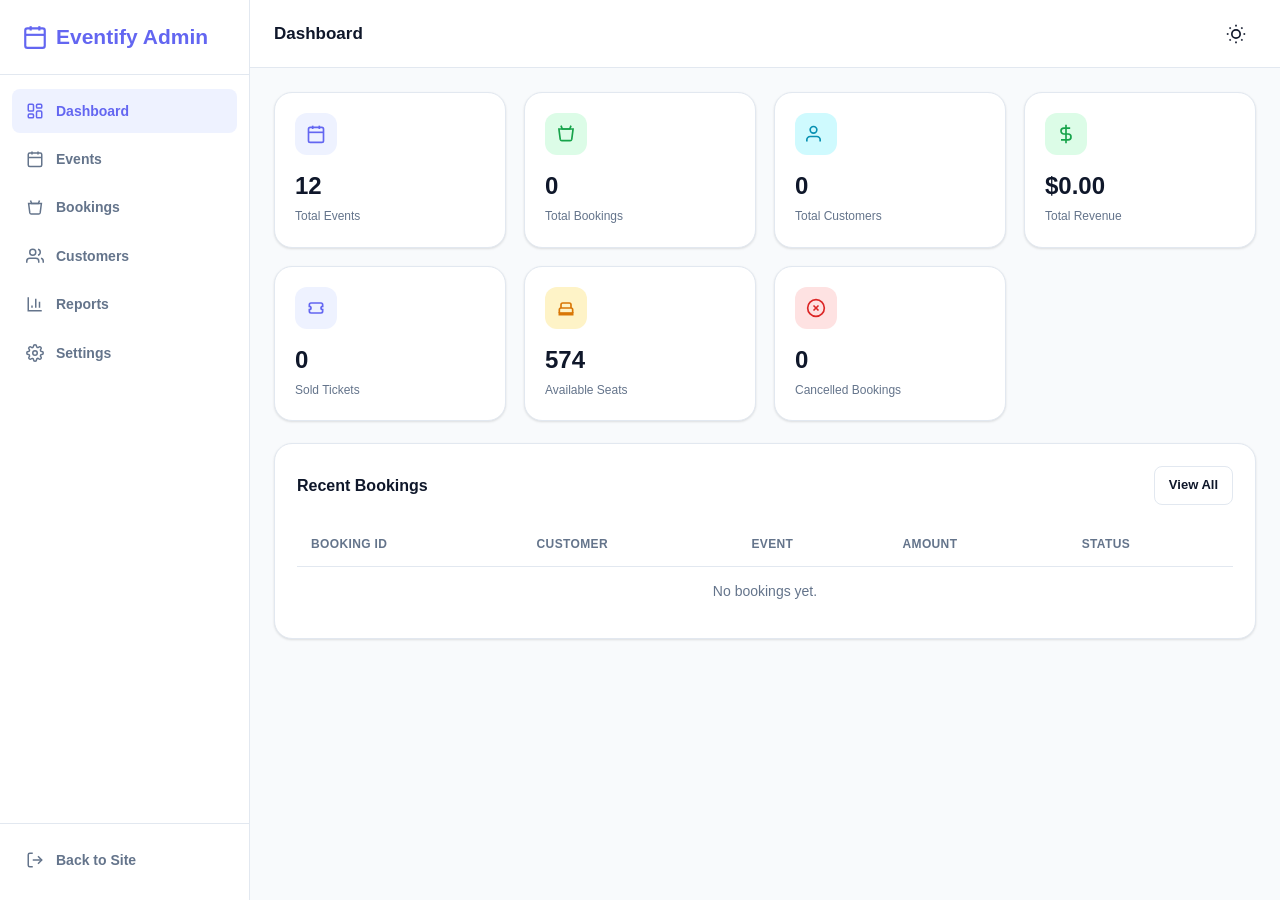
<file: admin/dashboard.html>
<!DOCTYPE html>
<html lang="en">
<head>
<meta charset="UTF-8">
<meta name="viewport" content="width=device-width, initial-scale=1.0, maximum-scale=1.0, user-scalable=no">
<title>Admin Dashboard | Eventify</title>
<link rel="stylesheet" href="../css/style.css">
<link rel="stylesheet" href="../css/admin.css">
</head>
<body class="admin-body">

<div class="admin-layout">
  <aside class="admin-sidebar" id="adminSidebar">
    <div class="logo">
      <svg viewBox="0 0 24 24" fill="none" stroke="currentColor" stroke-width="2"><rect x="3" y="4" width="18" height="18" rx="2"/><line x1="16" y1="2" x2="16" y2="6"/><line x1="8" y1="2" x2="8" y2="6"/><line x1="3" y1="10" x2="21" y2="10"/></svg>
      Eventify Admin
    </div>
    <nav class="admin-nav">
      <a href="dashboard.html" class="admin-nav-link active">
        <svg viewBox="0 0 24 24" fill="none" stroke="currentColor" stroke-width="2"><rect x="3" y="3" width="7" height="9" rx="1.5"/><rect x="14" y="3" width="7" height="5" rx="1.5"/><rect x="14" y="12" width="7" height="9" rx="1.5"/><rect x="3" y="16" width="7" height="5" rx="1.5"/></svg>
        Dashboard
      </a>
      <a href="events.html" class="admin-nav-link">
        <svg viewBox="0 0 24 24" fill="none" stroke="currentColor" stroke-width="2"><rect x="3" y="4" width="18" height="18" rx="2"/><line x1="16" y1="2" x2="16" y2="6"/><line x1="8" y1="2" x2="8" y2="6"/><line x1="3" y1="10" x2="21" y2="10"/></svg>
        Events
      </a>
      <a href="bookings.html" class="admin-nav-link">
        <svg viewBox="0 0 24 24" fill="none" stroke="currentColor" stroke-width="2"><path d="M6 2l1.5 4h9L18 2"/><path d="M3.5 6h17l-1.6 12.5a2 2 0 0 1-2 1.5H7.1a2 2 0 0 1-2-1.5L3.5 6z"/></svg>
        Bookings
      </a>
      <a href="customers.html" class="admin-nav-link">
        <svg viewBox="0 0 24 24" fill="none" stroke="currentColor" stroke-width="2"><path d="M17 21v-2a4 4 0 0 0-4-4H5a4 4 0 0 0-4 4v2"/><circle cx="9" cy="7" r="4"/><path d="M23 21v-2a4 4 0 0 0-3-3.87"/><path d="M16 3.13a4 4 0 0 1 0 7.75"/></svg>
        Customers
      </a>
      <a href="reports.html" class="admin-nav-link">
        <svg viewBox="0 0 24 24" fill="none" stroke="currentColor" stroke-width="2"><path d="M3 3v18h18"/><path d="M18 17V9M13 17V5M8 17v-3"/></svg>
        Reports
      </a>
      <a href="settings.html" class="admin-nav-link">
        <svg viewBox="0 0 24 24" fill="none" stroke="currentColor" stroke-width="2"><circle cx="12" cy="12" r="3"/><path d="M19.4 15a1.65 1.65 0 0 0 .33 1.82l.06.06a2 2 0 1 1-2.83 2.83l-.06-.06a1.65 1.65 0 0 0-1.82-.33 1.65 1.65 0 0 0-1 1.51V21a2 2 0 0 1-4 0v-.09A1.65 1.65 0 0 0 9 19.4a1.65 1.65 0 0 0-1.82.33l-.06.06a2 2 0 1 1-2.83-2.83l.06-.06A1.65 1.65 0 0 0 4.6 15a1.65 1.65 0 0 0-1.51-1H3a2 2 0 0 1 0-4h.09A1.65 1.65 0 0 0 4.6 9a1.65 1.65 0 0 0-.33-1.82l-.06-.06a2 2 0 1 1 2.83-2.83l.06.06A1.65 1.65 0 0 0 9 4.6a1.65 1.65 0 0 0 1-1.51V3a2 2 0 0 1 4 0v.09a1.65 1.65 0 0 0 1 1.51 1.65 1.65 0 0 0 1.82-.33l.06-.06a2 2 0 1 1 2.83 2.83l-.06.06A1.65 1.65 0 0 0 19.4 9a1.65 1.65 0 0 0 1.51 1H21a2 2 0 0 1 0 4h-.09a1.65 1.65 0 0 0-1.51 1z"/></svg>
        Settings
      </a>
    </nav>
    <div class="admin-sidebar-footer">
      <a href="../index.html" class="admin-nav-link">
        <svg viewBox="0 0 24 24" fill="none" stroke="currentColor" stroke-width="2"><path d="M9 21H5a2 2 0 0 1-2-2V5a2 2 0 0 1 2-2h4"/><polyline points="16 17 21 12 16 7"/><line x1="21" y1="12" x2="9" y2="12"/></svg>
        Back to Site
      </a>
    </div>
  </aside>

  <div class="admin-overlay" id="adminOverlay"></div>

  <div class="admin-main">
    <header class="admin-topbar">
      <button class="admin-hamburger" id="adminHamburger" aria-label="Menu" type="button">
        <svg viewBox="0 0 24 24" fill="none" stroke="currentColor" stroke-width="2"><line x1="3" y1="12" x2="21" y2="12"/><line x1="3" y1="6" x2="21" y2="6"/><line x1="3" y1="18" x2="21" y2="18"/></svg>
      </button>
      <div class="admin-topbar-title">Dashboard</div>
      <div class="admin-topbar-right">
        <button class="theme-toggle" aria-label="Toggle dark mode">
          <svg class="icon-sun" viewBox="0 0 24 24" fill="none" stroke="currentColor" stroke-width="2"><circle cx="12" cy="12" r="5"/><line x1="12" y1="1" x2="12" y2="3"/><line x1="12" y1="21" x2="12" y2="23"/><line x1="4.22" y1="4.22" x2="5.64" y2="5.64"/><line x1="18.36" y1="18.36" x2="19.78" y2="19.78"/><line x1="1" y1="12" x2="3" y2="12"/><line x1="21" y1="12" x2="23" y2="12"/><line x1="4.22" y1="19.78" x2="5.64" y2="18.36"/><line x1="18.36" y1="5.64" x2="19.78" y2="4.22"/></svg>
          <svg class="icon-moon" viewBox="0 0 24 24" fill="none" stroke="currentColor" stroke-width="2"><path d="M21 12.79A9 9 0 1 1 11.21 3 7 7 0 0 0 21 12.79z"/></svg>
        </button>
      </div>
    </header>

    <div class="admin-content">
      <div class="stats-grid" id="statsGrid"></div>

      <div class="panel">
        <div class="panel-header"><h3>Recent Bookings</h3><a href="bookings.html" class="btn btn-outline btn-sm">View All</a></div>
        <div class="table-wrap">
          <table>
            <thead>
              <tr><th>Booking ID</th><th>Customer</th><th>Event</th><th>Amount</th><th>Status</th></tr>
            </thead>
            <tbody id="recentBookingsBody"></tbody>
          </table>
        </div>
      </div>
    </div>
  </div>
</div>

<script src="../js/data.js"></script>
<script src="../js/ui.js"></script>
<script src="../js/theme.js"></script>
<script src="../js/admin-dashboard-page.js"></script>
</body>
</html>
</file>
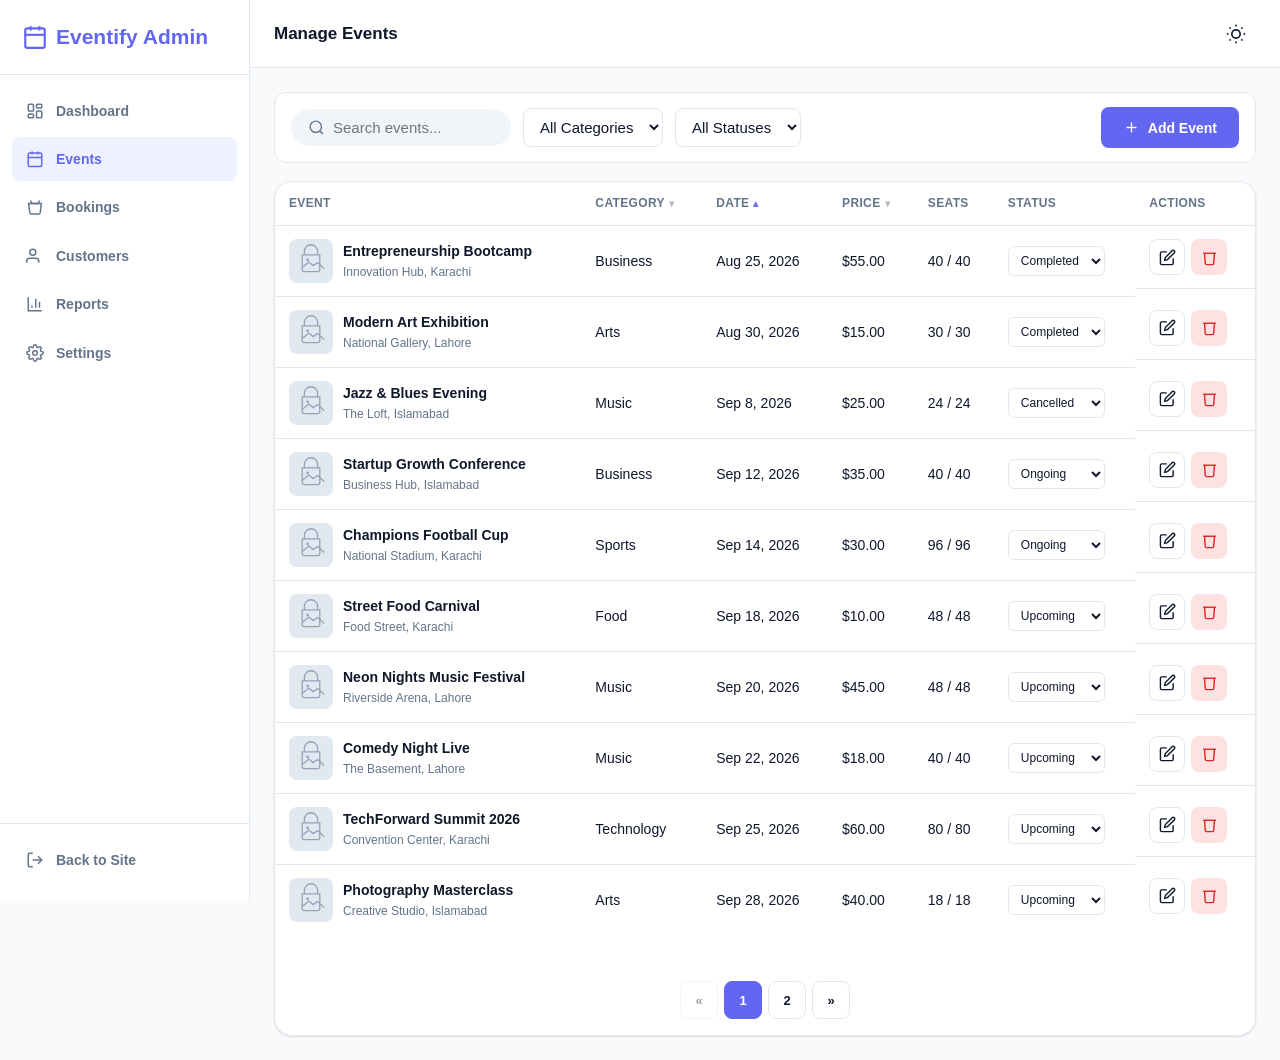
<file: admin/events.html>
<!DOCTYPE html>
<html lang="en">
<head>
<meta charset="UTF-8">
<meta name="viewport" content="width=device-width, initial-scale=1.0, maximum-scale=1.0, user-scalable=no">
<title>Manage Events | Eventify Admin</title>
<link rel="stylesheet" href="../css/style.css">
<link rel="stylesheet" href="../css/admin.css">
</head>
<body class="admin-body">

<div class="admin-layout">
  <aside class="admin-sidebar" id="adminSidebar">
    <div class="logo">
      <svg viewBox="0 0 24 24" fill="none" stroke="currentColor" stroke-width="2"><rect x="3" y="4" width="18" height="18" rx="2"/><line x1="16" y1="2" x2="16" y2="6"/><line x1="8" y1="2" x2="8" y2="6"/><line x1="3" y1="10" x2="21" y2="10"/></svg>
      Eventify Admin
    </div>
    <nav class="admin-nav">
      <a href="dashboard.html" class="admin-nav-link">
        <svg viewBox="0 0 24 24" fill="none" stroke="currentColor" stroke-width="2"><rect x="3" y="3" width="7" height="9" rx="1.5"/><rect x="14" y="3" width="7" height="5" rx="1.5"/><rect x="14" y="12" width="7" height="9" rx="1.5"/><rect x="3" y="16" width="7" height="5" rx="1.5"/></svg>
        Dashboard
      </a>
      <a href="events.html" class="admin-nav-link active">
        <svg viewBox="0 0 24 24" fill="none" stroke="currentColor" stroke-width="2"><rect x="3" y="4" width="18" height="18" rx="2"/><line x1="16" y1="2" x2="16" y2="6"/><line x1="8" y1="2" x2="8" y2="6"/><line x1="3" y1="10" x2="21" y2="10"/></svg>
        Events
      </a>
      <a href="bookings.html" class="admin-nav-link">
        <svg viewBox="0 0 24 24" fill="none" stroke="currentColor" stroke-width="2"><path d="M6 2l1.5 4h9L18 2"/><path d="M3.5 6h17l-1.6 12.5a2 2 0 0 1-2 1.5H7.1a2 2 0 0 1-2-1.5L3.5 6z"/></svg>
        Bookings
      </a>
      <a href="customers.html" class="admin-nav-link">
        <svg viewBox="0 0 24 24" fill="none" stroke="currentColor" stroke-width="2"><path d="M17 21v-2a4 4 0 0 0-4-4H5a4 4 0 0 0-4 4v2"/><circle cx="9" cy="7" r="4"/></svg>
        Customers
      </a>
      <a href="reports.html" class="admin-nav-link">
        <svg viewBox="0 0 24 24" fill="none" stroke="currentColor" stroke-width="2"><path d="M3 3v18h18"/><path d="M18 17V9M13 17V5M8 17v-3"/></svg>
        Reports
      </a>
      <a href="settings.html" class="admin-nav-link">
        <svg viewBox="0 0 24 24" fill="none" stroke="currentColor" stroke-width="2"><circle cx="12" cy="12" r="3"/><path d="M19.4 15a1.65 1.65 0 0 0 .33 1.82l.06.06a2 2 0 1 1-2.83 2.83l-.06-.06a1.65 1.65 0 0 0-1.82-.33 1.65 1.65 0 0 0-1 1.51V21a2 2 0 0 1-4 0v-.09A1.65 1.65 0 0 0 9 19.4a1.65 1.65 0 0 0-1.82.33l-.06.06a2 2 0 1 1-2.83-2.83l.06-.06A1.65 1.65 0 0 0 4.6 15a1.65 1.65 0 0 0-1.51-1H3a2 2 0 0 1 0-4h.09A1.65 1.65 0 0 0 4.6 9a1.65 1.65 0 0 0-.33-1.82l-.06-.06a2 2 0 1 1 2.83-2.83l.06.06A1.65 1.65 0 0 0 9 4.6a1.65 1.65 0 0 0 1-1.51V3a2 2 0 0 1 4 0v.09a1.65 1.65 0 0 0 1 1.51 1.65 1.65 0 0 0 1.82-.33l.06-.06a2 2 0 1 1 2.83 2.83l-.06.06A1.65 1.65 0 0 0 19.4 9a1.65 1.65 0 0 0 1.51 1H21a2 2 0 0 1 0 4h-.09a1.65 1.65 0 0 0-1.51 1z"/></svg>
        Settings
      </a>
    </nav>
    <div class="admin-sidebar-footer">
      <a href="../index.html" class="admin-nav-link">
        <svg viewBox="0 0 24 24" fill="none" stroke="currentColor" stroke-width="2"><path d="M9 21H5a2 2 0 0 1-2-2V5a2 2 0 0 1 2-2h4"/><polyline points="16 17 21 12 16 7"/><line x1="21" y1="12" x2="9" y2="12"/></svg>
        Back to Site
      </a>
    </div>
  </aside>

  <div class="admin-overlay" id="adminOverlay"></div>

  <div class="admin-main">
    <header class="admin-topbar">
      <button class="admin-hamburger" id="adminHamburger" aria-label="Menu">
        <svg viewBox="0 0 24 24" fill="none" stroke="currentColor" stroke-width="2"><line x1="3" y1="12" x2="21" y2="12"/><line x1="3" y1="6" x2="21" y2="6"/><line x1="3" y1="18" x2="21" y2="18"/></svg>
      </button>
      <div class="admin-topbar-title">Manage Events</div>
      <div class="admin-topbar-right">
        <button class="theme-toggle" aria-label="Toggle dark mode">
          <svg class="icon-sun" viewBox="0 0 24 24" fill="none" stroke="currentColor" stroke-width="2"><circle cx="12" cy="12" r="5"/><line x1="12" y1="1" x2="12" y2="3"/><line x1="12" y1="21" x2="12" y2="23"/><line x1="4.22" y1="4.22" x2="5.64" y2="5.64"/><line x1="18.36" y1="18.36" x2="19.78" y2="19.78"/><line x1="1" y1="12" x2="3" y2="12"/><line x1="21" y1="12" x2="23" y2="12"/><line x1="4.22" y1="19.78" x2="5.64" y2="18.36"/><line x1="18.36" y1="5.64" x2="19.78" y2="4.22"/></svg>
          <svg class="icon-moon" viewBox="0 0 24 24" fill="none" stroke="currentColor" stroke-width="2"><path d="M21 12.79A9 9 0 1 1 11.21 3 7 7 0 0 0 21 12.79z"/></svg>
        </button>
      </div>
    </header>

    <div class="admin-content">
      <div class="admin-toolbar">
        <div class="nav-search" style="max-width:220px; background:var(--surface-2);">
          <svg viewBox="0 0 24 24" fill="none" stroke="currentColor" stroke-width="2"><circle cx="11" cy="11" r="8"/><line x1="21" y1="21" x2="16.65" y2="16.65"/></svg>
          <input type="text" id="searchInput" placeholder="Search events...">
        </div>
        <select id="categoryFilter"><option value="all">All Categories</option></select>
        <select id="statusFilter">
          <option value="all">All Statuses</option>
          <option value="Upcoming">Upcoming</option>
          <option value="Ongoing">Ongoing</option>
          <option value="Completed">Completed</option>
          <option value="Cancelled">Cancelled</option>
        </select>
        <button class="btn btn-primary" id="addEventBtn" type="button" style="margin-left:auto;">
          <svg viewBox="0 0 24 24" fill="none" stroke="currentColor" stroke-width="2"><line x1="12" y1="5" x2="12" y2="19"/><line x1="5" y1="12" x2="19" y2="12"/></svg>
          Add Event
        </button>
      </div>

      <div class="card">
        <div class="table-wrap">
          <table>
            <thead>
              <tr>
                <th>Event</th>
                <th data-sort="category">Category<span class="sort-arrow">&#9662;</span></th>
                <th data-sort="date">Date<span class="sort-arrow">&#9662;</span></th>
                <th data-sort="price">Price<span class="sort-arrow">&#9662;</span></th>
                <th>Seats</th>
                <th>Status</th>
                <th>Actions</th>
              </tr>
            </thead>
            <tbody id="eventsTableBody"></tbody>
          </table>
        </div>
        <div class="pagination" id="pagination" style="padding:16px;"></div>
      </div>
    </div>
  </div>
</div>

<script src="../js/data.js"></script>
<script src="../js/ui.js"></script>
<script src="../js/theme.js"></script>
<script src="../js/admin-events-page.js"></script>
</body>
</html>
</file>
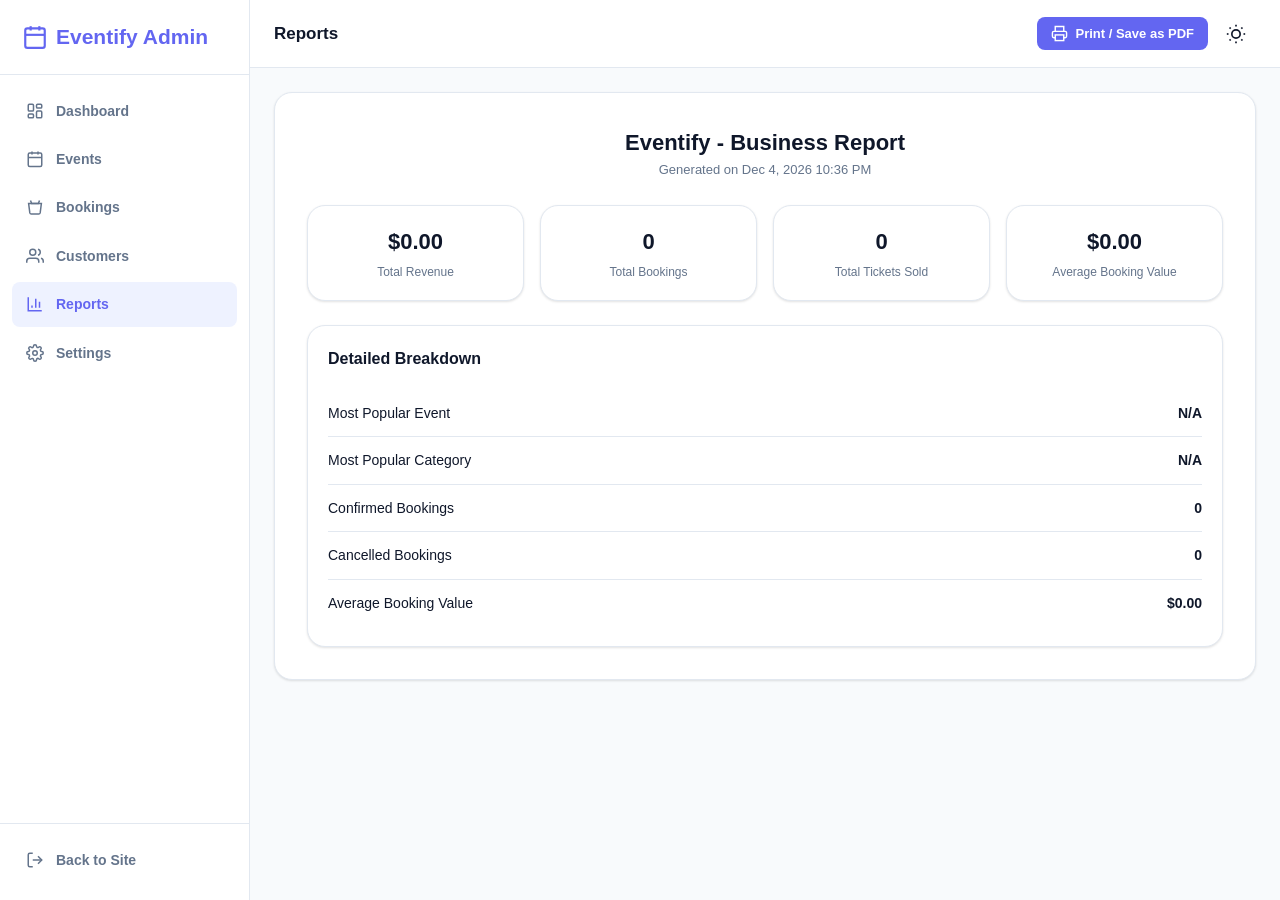
<file: admin/reports.html>
<!DOCTYPE html>
<html lang="en">
<head>
<meta charset="UTF-8">
<meta name="viewport" content="width=device-width, initial-scale=1.0, maximum-scale=1.0, user-scalable=no">
<title>Reports | Eventify Admin</title>
<link rel="stylesheet" href="../css/style.css">
<link rel="stylesheet" href="../css/admin.css">
</head>
<body class="admin-body">

<div class="admin-layout">
  <aside class="admin-sidebar no-print" id="adminSidebar">
    <div class="logo">
      <svg viewBox="0 0 24 24" fill="none" stroke="currentColor" stroke-width="2"><rect x="3" y="4" width="18" height="18" rx="2"/><line x1="16" y1="2" x2="16" y2="6"/><line x1="8" y1="2" x2="8" y2="6"/><line x1="3" y1="10" x2="21" y2="10"/></svg>
      Eventify Admin
    </div>
    <nav class="admin-nav">
      <a href="dashboard.html" class="admin-nav-link">
        <svg viewBox="0 0 24 24" fill="none" stroke="currentColor" stroke-width="2"><rect x="3" y="3" width="7" height="9" rx="1.5"/><rect x="14" y="3" width="7" height="5" rx="1.5"/><rect x="14" y="12" width="7" height="9" rx="1.5"/><rect x="3" y="16" width="7" height="5" rx="1.5"/></svg>
        Dashboard
      </a>
      <a href="events.html" class="admin-nav-link">
        <svg viewBox="0 0 24 24" fill="none" stroke="currentColor" stroke-width="2"><rect x="3" y="4" width="18" height="18" rx="2"/><line x1="16" y1="2" x2="16" y2="6"/><line x1="8" y1="2" x2="8" y2="6"/><line x1="3" y1="10" x2="21" y2="10"/></svg>
        Events
      </a>
      <a href="bookings.html" class="admin-nav-link">
        <svg viewBox="0 0 24 24" fill="none" stroke="currentColor" stroke-width="2"><path d="M6 2l1.5 4h9L18 2"/><path d="M3.5 6h17l-1.6 12.5a2 2 0 0 1-2 1.5H7.1a2 2 0 0 1-2-1.5L3.5 6z"/></svg>
        Bookings
      </a>
      <a href="customers.html" class="admin-nav-link">
        <svg viewBox="0 0 24 24" fill="none" stroke="currentColor" stroke-width="2"><path d="M17 21v-2a4 4 0 0 0-4-4H5a4 4 0 0 0-4 4v2"/><circle cx="9" cy="7" r="4"/><path d="M23 21v-2a4 4 0 0 0-3-3.87"/><path d="M16 3.13a4 4 0 0 1 0 7.75"/></svg>
        Customers
      </a>
      <a href="reports.html" class="admin-nav-link active">
        <svg viewBox="0 0 24 24" fill="none" stroke="currentColor" stroke-width="2"><path d="M3 3v18h18"/><path d="M18 17V9M13 17V5M8 17v-3"/></svg>
        Reports
      </a>
      <a href="settings.html" class="admin-nav-link">
        <svg viewBox="0 0 24 24" fill="none" stroke="currentColor" stroke-width="2"><circle cx="12" cy="12" r="3"/><path d="M19.4 15a1.65 1.65 0 0 0 .33 1.82l.06.06a2 2 0 1 1-2.83 2.83l-.06-.06a1.65 1.65 0 0 0-1.82-.33 1.65 1.65 0 0 0-1 1.51V21a2 2 0 0 1-4 0v-.09A1.65 1.65 0 0 0 9 19.4a1.65 1.65 0 0 0-1.82.33l-.06.06a2 2 0 1 1-2.83-2.83l.06-.06A1.65 1.65 0 0 0 4.6 15a1.65 1.65 0 0 0-1.51-1H3a2 2 0 0 1 0-4h.09A1.65 1.65 0 0 0 4.6 9a1.65 1.65 0 0 0-.33-1.82l-.06-.06a2 2 0 1 1 2.83-2.83l.06.06A1.65 1.65 0 0 0 9 4.6a1.65 1.65 0 0 0 1-1.51V3a2 2 0 0 1 4 0v.09a1.65 1.65 0 0 0 1 1.51 1.65 1.65 0 0 0 1.82-.33l.06-.06a2 2 0 1 1 2.83 2.83l-.06.06A1.65 1.65 0 0 0 19.4 9a1.65 1.65 0 0 0 1.51 1H21a2 2 0 0 1 0 4h-.09a1.65 1.65 0 0 0-1.51 1z"/></svg>
        Settings
      </a>
    </nav>
    <div class="admin-sidebar-footer">
      <a href="../index.html" class="admin-nav-link">
        <svg viewBox="0 0 24 24" fill="none" stroke="currentColor" stroke-width="2"><path d="M9 21H5a2 2 0 0 1-2-2V5a2 2 0 0 1 2-2h4"/><polyline points="16 17 21 12 16 7"/><line x1="21" y1="12" x2="9" y2="12"/></svg>
        Back to Site
      </a>
    </div>
  </aside>

  <div class="admin-overlay" id="adminOverlay"></div>

  <div class="admin-main">
    <header class="admin-topbar no-print">
      <button class="admin-hamburger" id="adminHamburger" aria-label="Menu" type="button">
        <svg viewBox="0 0 24 24" fill="none" stroke="currentColor" stroke-width="2"><line x1="3" y1="12" x2="21" y2="12"/><line x1="3" y1="6" x2="21" y2="6"/><line x1="3" y1="18" x2="21" y2="18"/></svg>
      </button>
      <div class="admin-topbar-title">Reports</div>
      <div class="admin-topbar-right">
        <button class="btn btn-primary btn-sm" id="printReportBtn" type="button">
          <svg viewBox="0 0 24 24" fill="none" stroke="currentColor" stroke-width="2"><polyline points="6 9 6 2 18 2 18 9"/><path d="M6 18H4a2 2 0 0 1-2-2v-5a2 2 0 0 1 2-2h16a2 2 0 0 1 2 2v5a2 2 0 0 1-2 2h-2"/><rect x="6" y="14" width="12" height="8"/></svg>
          Print / Save as PDF
        </button>
        <button class="theme-toggle" aria-label="Toggle dark mode">
          <svg class="icon-sun" viewBox="0 0 24 24" fill="none" stroke="currentColor" stroke-width="2"><circle cx="12" cy="12" r="5"/><line x1="12" y1="1" x2="12" y2="3"/><line x1="12" y1="21" x2="12" y2="23"/><line x1="4.22" y1="4.22" x2="5.64" y2="5.64"/><line x1="18.36" y1="18.36" x2="19.78" y2="19.78"/><line x1="1" y1="12" x2="3" y2="12"/><line x1="21" y1="12" x2="23" y2="12"/><line x1="4.22" y1="19.78" x2="5.64" y2="18.36"/><line x1="18.36" y1="5.64" x2="19.78" y2="4.22"/></svg>
          <svg class="icon-moon" viewBox="0 0 24 24" fill="none" stroke="currentColor" stroke-width="2"><path d="M21 12.79A9 9 0 1 1 11.21 3 7 7 0 0 0 21 12.79z"/></svg>
        </button>
      </div>
    </header>

    <div class="admin-content">
      <div class="card panel" id="reportSheet" style="padding:32px;">
        <div class="report-header">
          <h1>Eventify - Business Report</h1>
          <p id="reportGeneratedOn">Generated on --</p>
        </div>

        <div class="report-grid" id="reportGrid"></div>

        <div class="panel" style="padding:20px; margin-bottom:0;">
          <div class="panel-header"><h3>Detailed Breakdown</h3></div>
          <div class="report-highlight"><span>Most Popular Event</span><span id="repPopularEvent" style="font-weight:700;">--</span></div>
          <div class="report-highlight"><span>Most Popular Category</span><span id="repPopularCategory" style="font-weight:700;">--</span></div>
          <div class="report-highlight"><span>Confirmed Bookings</span><span id="repConfirmed" style="font-weight:700;">--</span></div>
          <div class="report-highlight"><span>Cancelled Bookings</span><span id="repCancelled" style="font-weight:700;">--</span></div>
          <div class="report-highlight"><span>Average Booking Value</span><span id="repAvgValue" style="font-weight:700;">--</span></div>
        </div>
      </div>
    </div>
  </div>
</div>

<script src="../js/data.js"></script>
<script src="../js/ui.js"></script>
<script src="../js/theme.js"></script>
<script src="../js/admin-reports-page.js"></script>
</body>
</html>
</file>
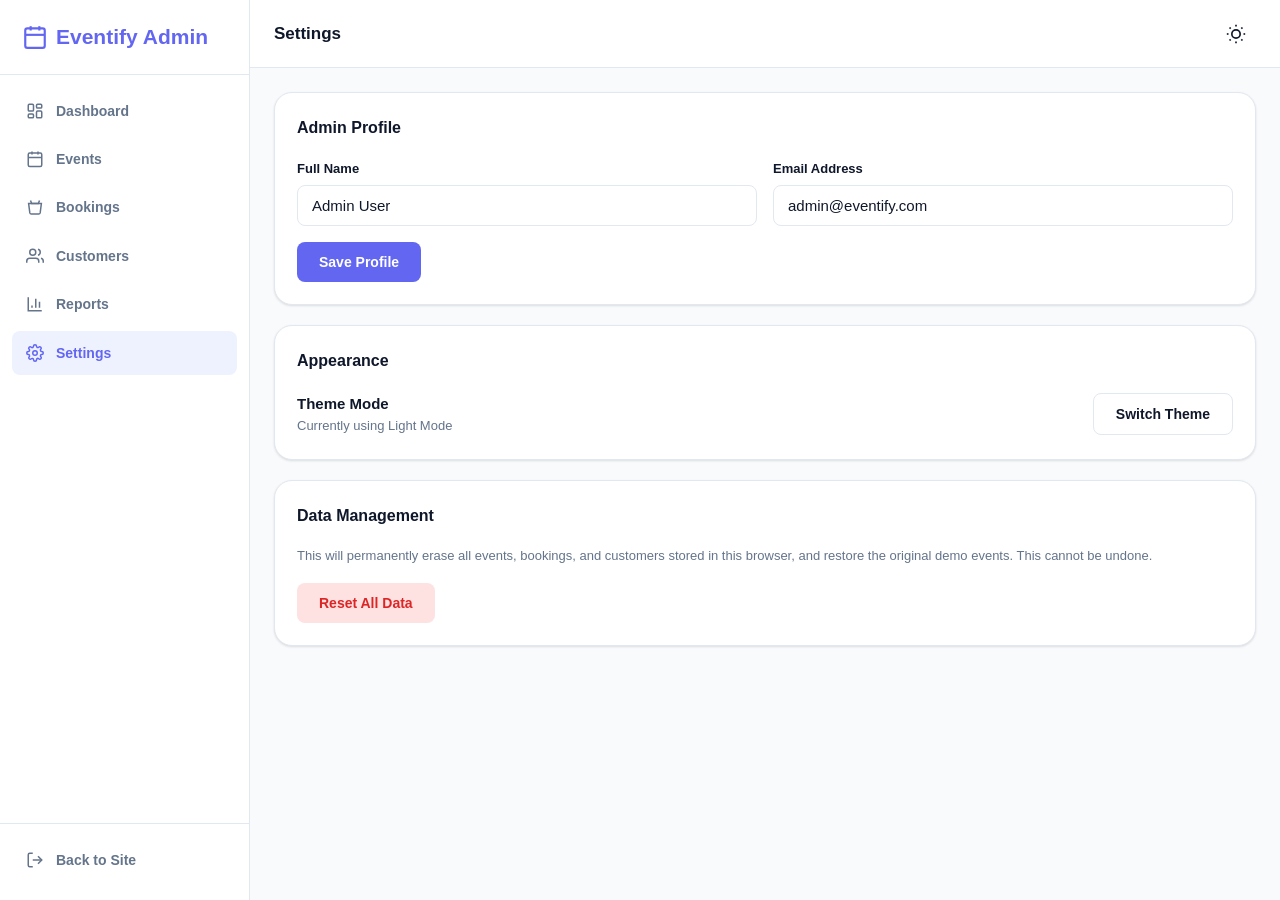
<file: admin/settings.html>
<!DOCTYPE html>
<html lang="en">
<head>
<meta charset="UTF-8">
<meta name="viewport" content="width=device-width, initial-scale=1.0, maximum-scale=1.0, user-scalable=no">
<title>Settings | Eventify Admin</title>
<link rel="stylesheet" href="../css/style.css">
<link rel="stylesheet" href="../css/admin.css">
</head>
<body class="admin-body">

<div class="admin-layout">
  <aside class="admin-sidebar" id="adminSidebar">
    <div class="logo">
      <svg viewBox="0 0 24 24" fill="none" stroke="currentColor" stroke-width="2"><rect x="3" y="4" width="18" height="18" rx="2"/><line x1="16" y1="2" x2="16" y2="6"/><line x1="8" y1="2" x2="8" y2="6"/><line x1="3" y1="10" x2="21" y2="10"/></svg>
      Eventify Admin
    </div>
    <nav class="admin-nav">
      <a href="dashboard.html" class="admin-nav-link">
        <svg viewBox="0 0 24 24" fill="none" stroke="currentColor" stroke-width="2"><rect x="3" y="3" width="7" height="9" rx="1.5"/><rect x="14" y="3" width="7" height="5" rx="1.5"/><rect x="14" y="12" width="7" height="9" rx="1.5"/><rect x="3" y="16" width="7" height="5" rx="1.5"/></svg>
        Dashboard
      </a>
      <a href="events.html" class="admin-nav-link">
        <svg viewBox="0 0 24 24" fill="none" stroke="currentColor" stroke-width="2"><rect x="3" y="4" width="18" height="18" rx="2"/><line x1="16" y1="2" x2="16" y2="6"/><line x1="8" y1="2" x2="8" y2="6"/><line x1="3" y1="10" x2="21" y2="10"/></svg>
        Events
      </a>
      <a href="bookings.html" class="admin-nav-link">
        <svg viewBox="0 0 24 24" fill="none" stroke="currentColor" stroke-width="2"><path d="M6 2l1.5 4h9L18 2"/><path d="M3.5 6h17l-1.6 12.5a2 2 0 0 1-2 1.5H7.1a2 2 0 0 1-2-1.5L3.5 6z"/></svg>
        Bookings
      </a>
      <a href="customers.html" class="admin-nav-link">
        <svg viewBox="0 0 24 24" fill="none" stroke="currentColor" stroke-width="2"><path d="M17 21v-2a4 4 0 0 0-4-4H5a4 4 0 0 0-4 4v2"/><circle cx="9" cy="7" r="4"/><path d="M23 21v-2a4 4 0 0 0-3-3.87"/><path d="M16 3.13a4 4 0 0 1 0 7.75"/></svg>
        Customers
      </a>
      <a href="reports.html" class="admin-nav-link">
        <svg viewBox="0 0 24 24" fill="none" stroke="currentColor" stroke-width="2"><path d="M3 3v18h18"/><path d="M18 17V9M13 17V5M8 17v-3"/></svg>
        Reports
      </a>
      <a href="settings.html" class="admin-nav-link active">
        <svg viewBox="0 0 24 24" fill="none" stroke="currentColor" stroke-width="2"><circle cx="12" cy="12" r="3"/><path d="M19.4 15a1.65 1.65 0 0 0 .33 1.82l.06.06a2 2 0 1 1-2.83 2.83l-.06-.06a1.65 1.65 0 0 0-1.82-.33 1.65 1.65 0 0 0-1 1.51V21a2 2 0 0 1-4 0v-.09A1.65 1.65 0 0 0 9 19.4a1.65 1.65 0 0 0-1.82.33l-.06.06a2 2 0 1 1-2.83-2.83l.06-.06A1.65 1.65 0 0 0 4.6 15a1.65 1.65 0 0 0-1.51-1H3a2 2 0 0 1 0-4h.09A1.65 1.65 0 0 0 4.6 9a1.65 1.65 0 0 0-.33-1.82l-.06-.06a2 2 0 1 1 2.83-2.83l.06.06A1.65 1.65 0 0 0 9 4.6a1.65 1.65 0 0 0 1-1.51V3a2 2 0 0 1 4 0v.09a1.65 1.65 0 0 0 1 1.51 1.65 1.65 0 0 0 1.82-.33l.06-.06a2 2 0 1 1 2.83 2.83l-.06.06A1.65 1.65 0 0 0 19.4 9a1.65 1.65 0 0 0 1.51 1H21a2 2 0 0 1 0 4h-.09a1.65 1.65 0 0 0-1.51 1z"/></svg>
        Settings
      </a>
    </nav>
    <div class="admin-sidebar-footer">
      <a href="../index.html" class="admin-nav-link">
        <svg viewBox="0 0 24 24" fill="none" stroke="currentColor" stroke-width="2"><path d="M9 21H5a2 2 0 0 1-2-2V5a2 2 0 0 1 2-2h4"/><polyline points="16 17 21 12 16 7"/><line x1="21" y1="12" x2="9" y2="12"/></svg>
        Back to Site
      </a>
    </div>
  </aside>

  <div class="admin-overlay" id="adminOverlay"></div>

  <div class="admin-main">
    <header class="admin-topbar">
      <button class="admin-hamburger" id="adminHamburger" aria-label="Menu" type="button">
        <svg viewBox="0 0 24 24" fill="none" stroke="currentColor" stroke-width="2"><line x1="3" y1="12" x2="21" y2="12"/><line x1="3" y1="6" x2="21" y2="6"/><line x1="3" y1="18" x2="21" y2="18"/></svg>
      </button>
      <div class="admin-topbar-title">Settings</div>
      <div class="admin-topbar-right">
        <button class="theme-toggle" aria-label="Toggle dark mode">
          <svg class="icon-sun" viewBox="0 0 24 24" fill="none" stroke="currentColor" stroke-width="2"><circle cx="12" cy="12" r="5"/><line x1="12" y1="1" x2="12" y2="3"/><line x1="12" y1="21" x2="12" y2="23"/><line x1="4.22" y1="4.22" x2="5.64" y2="5.64"/><line x1="18.36" y1="18.36" x2="19.78" y2="19.78"/><line x1="1" y1="12" x2="3" y2="12"/><line x1="21" y1="12" x2="23" y2="12"/><line x1="4.22" y1="19.78" x2="5.64" y2="18.36"/><line x1="18.36" y1="5.64" x2="19.78" y2="4.22"/></svg>
          <svg class="icon-moon" viewBox="0 0 24 24" fill="none" stroke="currentColor" stroke-width="2"><path d="M21 12.79A9 9 0 1 1 11.21 3 7 7 0 0 0 21 12.79z"/></svg>
        </button>
      </div>
    </header>

    <div class="admin-content">

      <div class="card panel" style="margin-bottom:20px;">
        <div class="panel-header"><h3>Admin Profile</h3></div>
        <form id="profileForm">
          <div class="form-grid">
            <div class="form-field">
              <label for="adminName">Full Name</label>
              <input type="text" id="adminName" value="Admin User">
            </div>
            <div class="form-field">
              <label for="adminEmail">Email Address</label>
              <input type="email" id="adminEmail" value="admin@eventify.com">
            </div>
          </div>
          <button type="submit" class="btn btn-primary">Save Profile</button>
        </form>
      </div>

      <div class="card panel" style="margin-bottom:20px;">
        <div class="panel-header"><h3>Appearance</h3></div>
        <div style="display:flex; align-items:center; justify-content:space-between; flex-wrap:wrap; gap:12px;">
          <div>
            <div style="font-weight:700;">Theme Mode</div>
            <div style="font-size:13px; color:var(--text-muted);">Currently using <span id="currentThemeLabel">Light</span> Mode</div>
          </div>
          <button class="btn btn-outline" id="toggleThemeBtn" type="button">Switch Theme</button>
        </div>
      </div>

      <div class="card panel">
        <div class="panel-header"><h3>Data Management</h3></div>
        <p style="color:var(--text-muted); font-size:13px; margin-bottom:16px;">
          This will permanently erase all events, bookings, and customers stored in this browser, and restore the original demo events. This cannot be undone.
        </p>
        <button class="btn btn-danger" id="resetDataBtn" type="button">Reset All Data</button>
      </div>

    </div>
  </div>
</div>

<script src="../js/data.js"></script>
<script src="../js/ui.js"></script>
<script src="../js/theme.js"></script>
<script src="../js/admin-settings-page.js"></script>
</body>
</html>
</file>
<file: css/style.css>
/* =========================================================
   EVENTIFY - EVENT MANAGEMENT SYSTEM
   MAIN STYLESHEET (Light + Dark Mode)
   HTML5 + CSS3 + Vanilla JavaScript
   ========================================================= */

/* ---------- THEME VARIABLES ---------- */
:root {
  --primary: #6366f1;
  --primary-dark: #4f46e5;
  --primary-light: #eef2ff;

  --success: #16a34a;
  --success-light: #dcfce7;
  --warning: #d97706;
  --warning-light: #fef3c7;
  --danger: #dc2626;
  --danger-light: #fee2e2;
  --info: #0891b2;
  --info-light: #cffafe;

  --bg: #f8fafc;
  --surface: #ffffff;
  --surface-2: #f1f5f9;
  --border: #e2e8f0;
  --text: #0f172a;
  --text-muted: #64748b;
  --text-faint: #94a3b8;

  --radius-sm: 8px;
  --radius: 12px;
  --radius-lg: 18px;

  --shadow-sm: 0 1px 3px rgba(0,0,0,0.07), 0 1px 2px rgba(0,0,0,0.05);
  --shadow-md: 0 6px 18px rgba(0,0,0,0.10);
  --shadow-lg: 0 16px 40px rgba(0,0,0,0.18);

  --transition: all 0.2s ease;
  --sidebar-width: 250px;
  --topbar-height: 68px;
}

[data-theme="dark"] {
  --primary-light: #312e81;
  --success-light: #14532d;
  --warning-light: #78350f;
  --danger-light: #7f1d1d;
  --info-light: #164e63;

  --bg: #0b1220;
  --surface: #151f32;
  --surface-2: #1c283d;
  --border: #2b3752;
  --text: #eef1f8;
  --text-muted: #9aa5bd;
  --text-faint: #6b7690;

  --shadow-sm: 0 1px 3px rgba(0,0,0,0.35);
  --shadow-md: 0 6px 18px rgba(0,0,0,0.4);
  --shadow-lg: 0 16px 40px rgba(0,0,0,0.55);
}

/* ---------- RESET ---------- */
* { margin: 0; padding: 0; box-sizing: border-box; }
html { scroll-behavior: smooth; overflow-x: hidden; max-width: 100%; }

body {
  font-family: 'Segoe UI', -apple-system, BlinkMacSystemFont, Roboto, Arial, sans-serif;
  background: var(--bg);
  color: var(--text);
  font-size: 15px;
  line-height: 1.6;
  overflow-x: hidden;
  transition: background 0.25s ease, color 0.25s ease;
}

a { text-decoration: none; color: inherit; }
ul { list-style: none; }
img { max-width: 100%; display: block; }
button, input, select, textarea { font-family: inherit; font-size: inherit; color: inherit; }
button { cursor: pointer; }

.container { max-width: 1240px; margin: 0 auto; padding: 0 24px; width: 100%; }
.section { padding: 44px 0; }

.section-title { font-size: 26px; font-weight: 800; margin-bottom: 6px; }
.section-subtitle { color: var(--text-muted); font-size: 14px; margin-bottom: 26px; }
.section-head {
  display: flex; align-items: flex-end; justify-content: space-between;
  flex-wrap: wrap; gap: 10px; margin-bottom: 22px;
}
.section-head .section-title, .section-head .section-subtitle { margin-bottom: 0; }

/* ---------- BUTTONS ---------- */
.btn {
  display: inline-flex; align-items: center; justify-content: center; gap: 8px;
  padding: 12px 22px; border-radius: var(--radius-sm);
  font-weight: 700; font-size: 14px; border: none; cursor: pointer;
  transition: var(--transition); white-space: nowrap;
}
.btn svg { width: 17px; height: 17px; }
.btn-primary { background: var(--primary); color: #fff; }
.btn-primary:hover { background: var(--primary-dark); box-shadow: var(--shadow-md); }
.btn-outline { background: transparent; color: var(--text); border: 1.5px solid var(--border); }
.btn-outline:hover { border-color: var(--primary); color: var(--primary); }
.btn-danger { background: var(--danger-light); color: var(--danger); }
.btn-danger:hover { background: var(--danger); color: #fff; }
.btn-success { background: var(--success); color: #fff; }
.btn-success:hover { opacity: 0.9; }
.btn-block { width: 100%; }
.btn-sm { padding: 8px 14px; font-size: 13px; }
.btn-icon { width: 36px; height: 36px; padding: 0; border-radius: var(--radius-sm); }
.btn:disabled { opacity: 0.5; cursor: not-allowed; }

/* ---------- NAVBAR ---------- */
.navbar {
  background: var(--surface); border-bottom: 1px solid var(--border);
  position: sticky; top: 0; z-index: 100;
}
.nav-top { display: flex; align-items: center; gap: 20px; padding: 14px 0; }
.logo { display: flex; align-items: center; gap: 8px; font-size: 21px; font-weight: 800; color: var(--primary); flex-shrink: 0; }
.logo svg { width: 26px; height: 26px; }

.nav-search {
  flex: 1; max-width: 420px; display: flex; align-items: center; gap: 8px;
  background: var(--surface-2); border-radius: 30px; padding: 9px 16px; border: 1px solid transparent;
}
.nav-search input { border: none; background: transparent; outline: none; width: 100%; color: var(--text); }
.nav-search svg { width: 17px; height: 17px; color: var(--text-muted); flex-shrink: 0; }
.nav-search kbd {
  font-size: 11px; background: var(--surface); border: 1px solid var(--border);
  border-radius: 5px; padding: 2px 6px; color: var(--text-faint); flex-shrink: 0;
}

.nav-icons { display: flex; align-items: center; gap: 6px; margin-left: auto; }
.icon-btn {
  width: 40px; height: 40px; display: flex; align-items: center; justify-content: center;
  border-radius: 50%; background: transparent; border: none; transition: var(--transition);
}
.icon-btn:hover { background: var(--surface-2); }
.icon-btn svg { width: 20px; height: 20px; color: var(--text); }

.nav-menu-toggle { display: none; width: 40px; height: 40px; align-items: center; justify-content: center; background: none; border: none; }
.nav-menu-toggle svg { width: 24px; height: 24px; color: var(--text); }

.nav-bottom { border-top: 1px solid var(--border); }
.nav-links { display: flex; gap: 26px; padding: 10px 0; }
.nav-links a { font-size: 14px; font-weight: 600; color: var(--text-muted); transition: var(--transition); }
.nav-links a:hover, .nav-links a.active { color: var(--primary); }

/* ---------- PAGE HEADER BANNER ---------- */
.page-banner {
  background: linear-gradient(120deg, var(--primary) 0%, #4338ca 100%);
  color: #fff; padding: 44px 0;
}
.page-banner h1 { font-size: 30px; font-weight: 800; margin-bottom: 8px; }
.page-banner p { opacity: 0.9; font-size: 14px; max-width: 520px; }

/* ---------- FILTERS BAR ---------- */
.filters-bar {
  background: var(--surface); border: 1px solid var(--border); border-radius: var(--radius);
  padding: 16px 18px; display: flex; align-items: center; gap: 12px; flex-wrap: wrap; margin-bottom: 22px;
}
.filters-bar select, .filters-bar input[type="date"] {
  padding: 10px 12px; border-radius: var(--radius-sm); border: 1px solid var(--border);
  background: var(--surface); color: var(--text);
}
.filters-bar .nav-search { max-width: 240px; background: var(--surface-2); flex: 1; min-width: 180px; }
.filters-count { margin-left: auto; font-size: 13px; color: var(--text-muted); font-weight: 600; }
.price-range-wrap { display: flex; align-items: center; gap: 8px; font-size: 13px; color: var(--text-muted); }
.price-range-wrap input[type="range"] { accent-color: var(--primary); width: 110px; }

/* ---------- EVENT GRID / CARD ---------- */
.events-grid { display: grid; grid-template-columns: repeat(3, 1fr); gap: 22px; }

.event-card {
  background: var(--surface); border: 1px solid var(--border); border-radius: var(--radius-lg);
  overflow: hidden; transition: var(--transition); display: flex; flex-direction: column; position: relative;
}
.event-card:hover { box-shadow: var(--shadow-md); transform: translateY(-3px); }

.event-thumb { position: relative; aspect-ratio: 16/10; background: var(--surface-2); overflow: hidden; }
.event-thumb img { width: 100%; height: 100%; object-fit: cover; }

.event-status {
  position: absolute; top: 12px; left: 12px; font-size: 11px; font-weight: 800;
  padding: 5px 11px; border-radius: 20px; text-transform: uppercase; letter-spacing: 0.03em;
}
.event-status.upcoming { background: var(--info-light); color: var(--info); }
.event-status.ongoing { background: var(--success-light); color: var(--success); }
.event-status.completed { background: var(--surface-2); color: var(--text-muted); }
.event-status.cancelled { background: var(--danger-light); color: var(--danger); }

.event-category {
  position: absolute; top: 12px; right: 12px; background: rgba(15,23,42,0.65); color: #fff;
  font-size: 11px; font-weight: 700; padding: 5px 11px; border-radius: 20px;
}

.event-body { padding: 18px; display: flex; flex-direction: column; gap: 8px; flex: 1; }
.event-name { font-size: 17px; font-weight: 800; }
.event-meta { display: flex; flex-direction: column; gap: 5px; font-size: 13px; color: var(--text-muted); }
.event-meta div { display: flex; align-items: center; gap: 7px; }
.event-meta svg { width: 15px; height: 15px; flex-shrink: 0; color: var(--primary); }

.event-footer { display: flex; align-items: center; justify-content: space-between; padding: 0 18px 18px; margin-top: auto; }
.event-price { font-size: 18px; font-weight: 800; color: var(--text); }
.event-seats { font-size: 12px; color: var(--text-muted); }
.event-seats.low { color: var(--warning); font-weight: 700; }
.event-seats.none { color: var(--danger); font-weight: 700; }

.empty-state { text-align: center; padding: 60px 20px; color: var(--text-muted); }
.empty-state svg { width: 60px; height: 60px; color: var(--text-faint); margin-bottom: 16px; }
.empty-state h3 { color: var(--text); margin-bottom: 6px; }

/* ---------- PAGINATION ---------- */
.pagination { display: flex; align-items: center; justify-content: center; gap: 6px; margin-top: 30px; flex-wrap: wrap; }
.page-btn {
  min-width: 38px; height: 38px; padding: 0 10px; display: flex; align-items: center; justify-content: center;
  border-radius: var(--radius-sm); border: 1px solid var(--border); background: var(--surface); color: var(--text);
  font-size: 13px; font-weight: 700; transition: var(--transition);
}
.page-btn:hover:not(:disabled) { border-color: var(--primary); color: var(--primary); }
.page-btn.active { background: var(--primary); border-color: var(--primary); color: #fff; }
.page-btn:disabled { opacity: 0.4; cursor: not-allowed; }

/* ---------- BADGES ---------- */
.badge { display: inline-flex; align-items: center; gap: 6px; padding: 5px 12px; border-radius: 20px; font-size: 12px; font-weight: 700; }
.badge::before { content: ''; width: 6px; height: 6px; border-radius: 50%; background: currentColor; }
.badge-success { background: var(--success-light); color: var(--success); }
.badge-warning { background: var(--warning-light); color: var(--warning); }
.badge-danger { background: var(--danger-light); color: var(--danger); }
.badge-info { background: var(--info-light); color: var(--info); }
.badge-gray { background: var(--surface-2); color: var(--text-muted); }

/* ---------- FORMS ---------- */
.form-grid { display: grid; grid-template-columns: 1fr 1fr; gap: 16px; }
.form-field { display: flex; flex-direction: column; gap: 6px; margin-bottom: 16px; }
.form-field.full { grid-column: 1 / -1; }
.form-field label { font-size: 13px; font-weight: 700; color: var(--text); }
.form-field input, .form-field select, .form-field textarea {
  padding: 11px 14px; border-radius: var(--radius-sm); border: 1.5px solid var(--border);
  background: var(--surface); color: var(--text); outline: none; transition: var(--transition);
}
.form-field input:focus, .form-field select:focus, .form-field textarea:focus {
  border-color: var(--primary); box-shadow: 0 0 0 3px var(--primary-light);
}
.form-field.error input, .form-field.error select, .form-field.error textarea { border-color: var(--danger); }
.field-error { font-size: 12px; color: var(--danger); min-height: 14px; }
.form-field textarea { resize: vertical; min-height: 90px; }

/* ---------- CARD / PANEL ---------- */
.card, .panel {
  background: var(--surface); border: 1px solid var(--border); border-radius: var(--radius-lg);
  box-shadow: var(--shadow-sm);
}
.panel { padding: 22px; min-width: 0; }
.panel-header { display: flex; align-items: center; justify-content: space-between; margin-bottom: 18px; flex-wrap: wrap; gap: 10px; }
.panel-header h3 { font-size: 16px; font-weight: 800; }

/* ---------- TABLES ---------- */
.table-wrap { overflow-x: auto; }
table { width: 100%; border-collapse: collapse; min-width: 640px; }
thead th {
  text-align: left; font-size: 12px; text-transform: uppercase; letter-spacing: 0.03em;
  color: var(--text-muted); padding: 12px 14px; border-bottom: 1px solid var(--border); font-weight: 700; white-space: nowrap; cursor: pointer;
  user-select: none;
}
thead th .sort-arrow { font-size: 10px; margin-left: 4px; opacity: 0.5; }
thead th.sorted .sort-arrow { opacity: 1; color: var(--primary); }
tbody td { padding: 13px 14px; border-bottom: 1px solid var(--border); font-size: 14px; vertical-align: middle; }
tbody tr:hover { background: var(--surface-2); }
tbody tr:last-child td { border-bottom: none; }
.table-actions { display: flex; gap: 6px; }

/* ---------- SEAT MAP ---------- */
.seat-map-wrap { overflow-x: auto; padding: 6px; }
.screen-label {
  text-align: center; color: var(--text-muted); font-size: 12px; font-weight: 700;
  text-transform: uppercase; letter-spacing: 0.1em; margin-bottom: 18px;
}
.screen-bar {
  height: 6px; background: linear-gradient(90deg, transparent, var(--primary), transparent);
  border-radius: 50%; margin: 0 auto 6px; max-width: 70%; opacity: 0.6;
}
.seat-map { display: flex; flex-direction: column; gap: 8px; align-items: center; width: fit-content; margin: 0 auto; }
.seat-row { display: flex; align-items: center; gap: 8px; }
.seat-row-label { width: 20px; font-size: 12px; font-weight: 700; color: var(--text-muted); text-align: center; }
.seat {
  width: 30px; height: 30px; border-radius: 8px 8px 4px 4px; border: 1.5px solid var(--border);
  background: var(--surface-2); display: flex; align-items: center; justify-content: center;
  font-size: 10px; font-weight: 700; color: var(--text-muted); cursor: pointer; transition: var(--transition);
}
.seat:hover:not(.booked):not(.selected) { border-color: var(--primary); color: var(--primary); }
.seat.selected { background: var(--primary); border-color: var(--primary); color: #fff; }
.seat.booked { background: var(--danger-light); border-color: var(--danger-light); color: var(--danger); cursor: not-allowed; opacity: 0.7; }

.seat-legend { display: flex; gap: 20px; justify-content: center; flex-wrap: wrap; margin-top: 18px; font-size: 12px; color: var(--text-muted); }
.seat-legend div { display: flex; align-items: center; gap: 7px; }
.seat-legend .swatch { width: 18px; height: 18px; border-radius: 5px; border: 1.5px solid var(--border); }
.seat-legend .swatch.selected { background: var(--primary); border-color: var(--primary); }
.seat-legend .swatch.booked { background: var(--danger-light); border-color: var(--danger-light); }

/* ---------- COUNTDOWN ---------- */
.countdown-banner {
  display: flex; align-items: center; justify-content: center; gap: 10px;
  background: var(--warning-light); color: var(--warning); border-radius: var(--radius);
  padding: 12px 20px; font-weight: 700; margin-bottom: 20px; font-size: 14px;
}
.countdown-banner.danger { background: var(--danger-light); color: var(--danger); }
.countdown-banner svg { width: 18px; height: 18px; }
.countdown-time { font-variant-numeric: tabular-nums; font-size: 16px; }

/* ---------- BOOKING SUMMARY ---------- */
.booking-summary-row { display: flex; justify-content: space-between; font-size: 14px; color: var(--text-muted); margin-bottom: 10px; }
.booking-summary-row.total { font-size: 18px; font-weight: 800; color: var(--text); border-top: 1px solid var(--border); padding-top: 12px; margin-top: 4px; }

/* ---------- MODAL / DIALOG (custom, no browser alert) ---------- */
.modal-overlay {
  position: fixed; inset: 0; background: rgba(15,23,42,0.55); z-index: 1000;
  display: none; align-items: center; justify-content: center; padding: 20px;
}
.modal-overlay.open { display: flex; }
.modal-box {
  background: var(--surface); border-radius: var(--radius-lg); box-shadow: var(--shadow-lg);
  max-width: 480px; width: 100%; max-height: 90vh; overflow-y: auto; padding: 26px;
  animation: modalPop 0.2s ease;
}
@keyframes modalPop { from { opacity: 0; transform: scale(0.96); } to { opacity: 1; transform: scale(1); } }
.modal-header { display: flex; align-items: center; justify-content: space-between; margin-bottom: 18px; }
.modal-header h3 { font-size: 18px; font-weight: 800; }
.modal-close { width: 32px; height: 32px; border-radius: 50%; border: none; background: var(--surface-2); display: flex; align-items: center; justify-content: center; }
.modal-close svg { width: 16px; height: 16px; color: var(--text-muted); }
.modal-footer { display: flex; justify-content: flex-end; gap: 10px; margin-top: 20px; }

.confirm-icon { width: 56px; height: 56px; border-radius: 50%; display: flex; align-items: center; justify-content: center; margin: 0 auto 16px; }
.confirm-icon.danger { background: var(--danger-light); color: var(--danger); }
.confirm-icon.success { background: var(--success-light); color: var(--success); }
.confirm-icon svg { width: 28px; height: 28px; }
.confirm-text { text-align: center; color: var(--text-muted); font-size: 14px; margin-bottom: 4px; }
.confirm-title { text-align: center; font-size: 17px; font-weight: 800; margin-bottom: 8px; }

/* ---------- TOAST ---------- */
#toastContainer {
  position: fixed; bottom: 22px; left: 50%; transform: translateX(-50%);
  z-index: 2000; display: flex; flex-direction: column; gap: 8px; align-items: center;
}
.toast {
  display: flex; align-items: center; gap: 8px; background: var(--surface); color: var(--text);
  border: 1px solid var(--border); padding: 12px 18px; border-radius: 30px; font-size: 13px; font-weight: 600;
  box-shadow: var(--shadow-lg); opacity: 0; transform: translateY(10px); transition: opacity 0.25s, transform 0.25s;
  max-width: 90vw;
}
.toast.show { opacity: 1; transform: translateY(0); }
.toast svg { width: 16px; height: 16px; flex-shrink: 0; }
.toast.success svg { color: var(--success); }
.toast.error svg { color: var(--danger); }
.toast.info svg { color: var(--info); }

/* ---------- LOADING INDICATOR ---------- */
.loading-overlay {
  position: fixed; inset: 0; background: rgba(15,23,42,0.35); z-index: 1500;
  display: none; align-items: center; justify-content: center;
}
.loading-overlay.open { display: flex; }
.spinner {
  width: 42px; height: 42px; border: 4px solid rgba(255,255,255,0.3); border-top-color: #fff;
  border-radius: 50%; animation: spin 0.7s linear infinite;
}
@keyframes spin { to { transform: rotate(360deg); } }

/* ---------- THEME TOGGLE SWITCH ---------- */
.theme-toggle {
  width: 40px; height: 40px; border-radius: 50%; border: none; background: transparent;
  display: flex; align-items: center; justify-content: center; transition: var(--transition);
}
.theme-toggle:hover { background: var(--surface-2); }
.theme-toggle svg { width: 20px; height: 20px; color: var(--text); }
.theme-toggle .icon-moon { display: none; }
[data-theme="dark"] .theme-toggle .icon-sun { display: none; }
[data-theme="dark"] .theme-toggle .icon-moon { display: block; }

/* ---------- FOOTER ---------- */
.footer { background: var(--surface); border-top: 1px solid var(--border); padding: 40px 0 20px; margin-top: 50px; }
.footer-grid { display: grid; grid-template-columns: 2fr 1fr 1fr; gap: 26px; padding-bottom: 24px; border-bottom: 1px solid var(--border); }
.footer .logo { margin-bottom: 12px; }
.footer-about p { font-size: 13px; color: var(--text-muted); line-height: 1.7; }
.footer-col h4 { font-size: 14px; margin-bottom: 14px; }
.footer-col a { display: block; font-size: 13px; color: var(--text-muted); margin-bottom: 9px; transition: var(--transition); }
.footer-col a:hover { color: var(--primary); }
.footer-bottom { padding-top: 18px; text-align: center; font-size: 12px; color: var(--text-faint); }

/* ---------- BREADCRUMB ---------- */
.breadcrumb { font-size: 13px; color: var(--text-muted); margin-bottom: 20px; }
.breadcrumb a { color: var(--primary); font-weight: 600; }

/* ---------- RESPONSIVE ---------- */
@media (max-width: 1100px) {
  .events-grid { grid-template-columns: repeat(2, 1fr); }
  .footer-grid { grid-template-columns: 1fr 1fr; }
   .details-grid { grid-template-columns: 1fr !important; }
  .booking-grid { grid-template-columns: 1fr !important; }
}

@media (max-width: 900px) {
  .nav-search { display: none; }
  .nav-menu-toggle { display: flex; }
  .nav-links { display: none; flex-direction: column; gap: 0; padding: 0; }
  .nav-links.open { display: flex; padding: 8px 0; }
  .nav-links a { padding: 12px 4px; border-bottom: 1px solid var(--border); width: 100%; }
  .form-grid { grid-template-columns: 1fr; }
}

@media (max-width: 640px) {
  .section { padding: 30px 0; }
  .container { padding: 0 16px; }
  .events-grid { grid-template-columns: 1fr 1fr; gap: 12px; }
  .event-name { font-size: 14px; }
  .event-price { font-size: 15px; }
  .footer-grid { grid-template-columns: 1fr; }
  .page-banner { padding: 30px 0; }
  .page-banner h1 { font-size: 22px; }
  .filters-bar { flex-direction: column; align-items: stretch; }
  .filters-count { margin-left: 0; }
  .seat { width: 26px; height: 26px; font-size: 9px; }
}

@media (max-width: 480px) {
  .events-grid { grid-template-columns: 1fr; }
  .modal-box { padding: 20px; }
}
</file>
<file: css/admin.css>
/* =========================================================
   ADMIN PANEL STYLESHEET
   Loaded AFTER style.css (reuses its theme variables).
   ========================================================= */

.admin-body { background: var(--bg); }

/* ---------- LAYOUT ---------- */
.admin-layout { display: flex; min-height: 100vh; }

.admin-sidebar {
  width: var(--sidebar-width); background: var(--surface); border-right: 1px solid var(--border);
  position: fixed; top: 0; left: 0; bottom: 0; display: flex; flex-direction: column;
  z-index: 200; transition: transform 0.3s ease;
}
.admin-sidebar .logo { padding: 20px 22px; border-bottom: 1px solid var(--border); }
.admin-nav { flex: 1; padding: 14px 12px; overflow-y: auto; }
.admin-nav-link {
  display: flex; align-items: center; gap: 12px; padding: 11px 14px; border-radius: var(--radius-sm);
  color: var(--text-muted); font-weight: 600; margin-bottom: 4px; transition: var(--transition); font-size: 14px;
}
.admin-nav-link svg { width: 18px; height: 18px; flex-shrink: 0; }
.admin-nav-link:hover { background: var(--surface-2); color: var(--text); }
.admin-nav-link.active { background: var(--primary-light); color: var(--primary); font-weight: 700; }
.admin-sidebar-footer { padding: 14px 12px; border-top: 1px solid var(--border); }

.admin-overlay {
  display: none; position: fixed; inset: 0; background: rgba(15,23,42,0.5); z-index: 150;
}

.admin-main { margin-left: var(--sidebar-width); flex: 1; min-width: 0; display: flex; flex-direction: column; }

.admin-topbar {
  height: var(--topbar-height); background: var(--surface); border-bottom: 1px solid var(--border);
  display: flex; align-items: center; gap: 16px; padding: 0 24px; position: sticky; top: 0; z-index: 100;
}
.admin-hamburger { display: none; width: 40px; height: 40px; align-items: center; justify-content: center; background: none; border: none; }
.admin-hamburger svg { width: 22px; height: 22px; color: var(--text); }
.admin-topbar-title { font-size: 17px; font-weight: 800; }
.admin-topbar-right { display: flex; align-items: center; gap: 8px; margin-left: auto; }

.admin-content { padding: 24px; }

/* ---------- STAT CARDS ---------- */
.stats-grid { display: grid; grid-template-columns: repeat(4, 1fr); gap: 18px; margin-bottom: 22px; }
.stat-card { padding: 20px; }
.stat-card-top { display: flex; align-items: center; justify-content: space-between; margin-bottom: 12px; }
.stat-icon { width: 42px; height: 42px; border-radius: var(--radius); display: flex; align-items: center; justify-content: center; }
.stat-icon svg { width: 20px; height: 20px; }
.stat-icon.blue { background: var(--primary-light); color: var(--primary); }
.stat-icon.green { background: var(--success-light); color: var(--success); }
.stat-icon.orange { background: var(--warning-light); color: var(--warning); }
.stat-icon.red { background: var(--danger-light); color: var(--danger); }
.stat-icon.cyan { background: var(--info-light); color: var(--info); }
.stat-value { font-size: 24px; font-weight: 800; margin-bottom: 2px; }
.stat-label { font-size: 12px; color: var(--text-muted); }

/* ---------- TOOLBAR (search/filter/sort above admin tables) ---------- */
.admin-toolbar {
  display: flex; align-items: center; gap: 12px; flex-wrap: wrap;
  background: var(--surface); border: 1px solid var(--border); border-radius: var(--radius);
  padding: 14px 16px; margin-bottom: 18px;
}
.admin-toolbar select, .admin-toolbar input[type="date"] {
  padding: 9px 12px; border-radius: var(--radius-sm); border: 1px solid var(--border); background: var(--surface); color: var(--text);
}
.admin-toolbar .nav-search { max-width: 220px; background: var(--surface-2); flex: 1; min-width: 180px; }

/* ---------- REPORT (printable) ---------- */
.report-header { text-align: center; margin-bottom: 24px; }
.report-header h1 { font-size: 22px; font-weight: 800; }
.report-header p { color: var(--text-muted); font-size: 13px; }
.report-grid { display: grid; grid-template-columns: repeat(4, 1fr); gap: 16px; margin-bottom: 24px; }
.report-highlight { display: flex; justify-content: space-between; padding: 12px 0; border-bottom: 1px solid var(--border); font-size: 14px; }
.report-highlight:last-child { border-bottom: none; }

@media print {
  .admin-sidebar, .admin-topbar, .no-print { display: none !important; }
  .admin-main { margin-left: 0 !important; }
  body { background: #fff !important; color: #000 !important; }
  .card, .panel { border: 1px solid #ccc !important; box-shadow: none !important; }
}

/* ---------- RESPONSIVE ---------- */
@media (max-width: 1100px) {
  .stats-grid { grid-template-columns: repeat(2, 1fr); }
  .report-grid { grid-template-columns: repeat(2, 1fr); }
}

@media (max-width: 900px) {
  .admin-sidebar { transform: translateX(-100%); }
  .admin-sidebar.open { transform: translateX(0); }
  .admin-overlay.open { display: block; }
  .admin-main { margin-left: 0; }
  .admin-hamburger { display: flex; }
}

@media (max-width: 640px) {
  .admin-content { padding: 16px; }
  .stats-grid { grid-template-columns: 1fr; }
  .report-grid { grid-template-columns: 1fr; }
  .admin-topbar { padding: 0 14px; }
}
</file>
